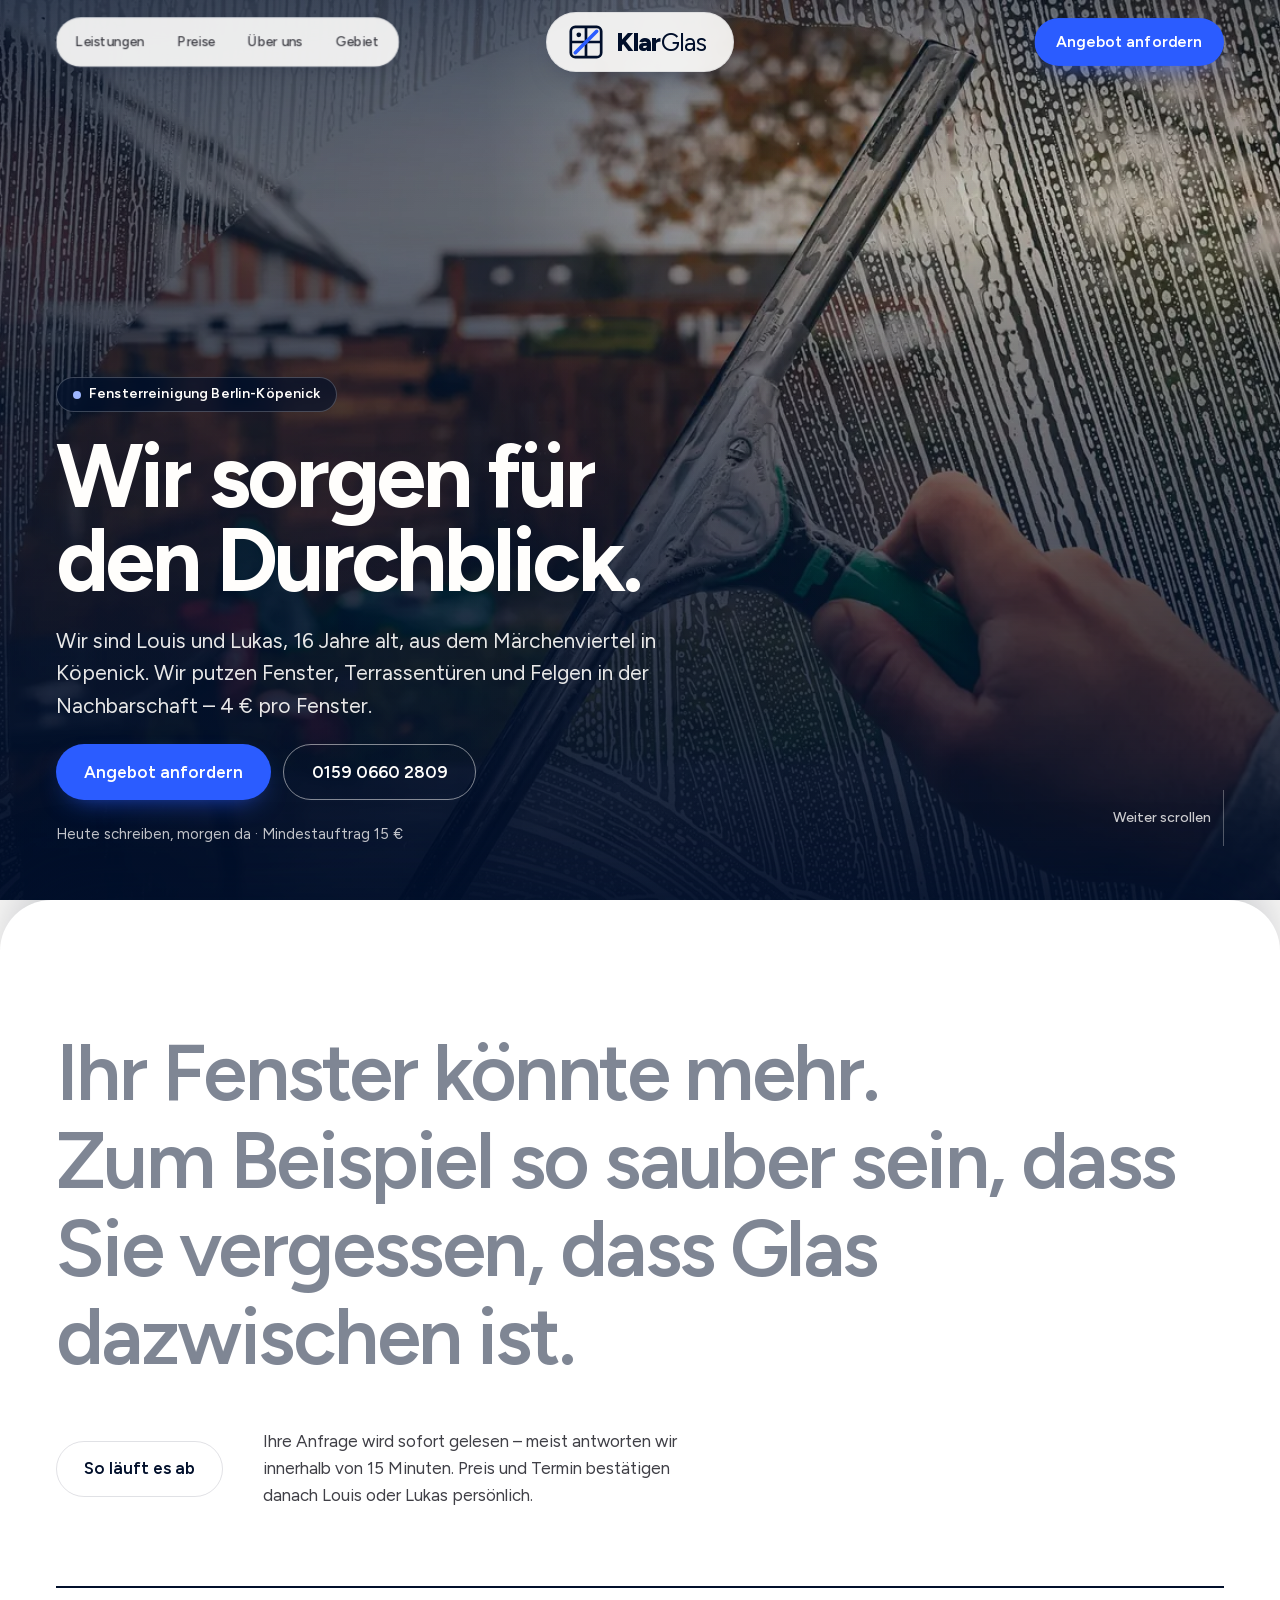
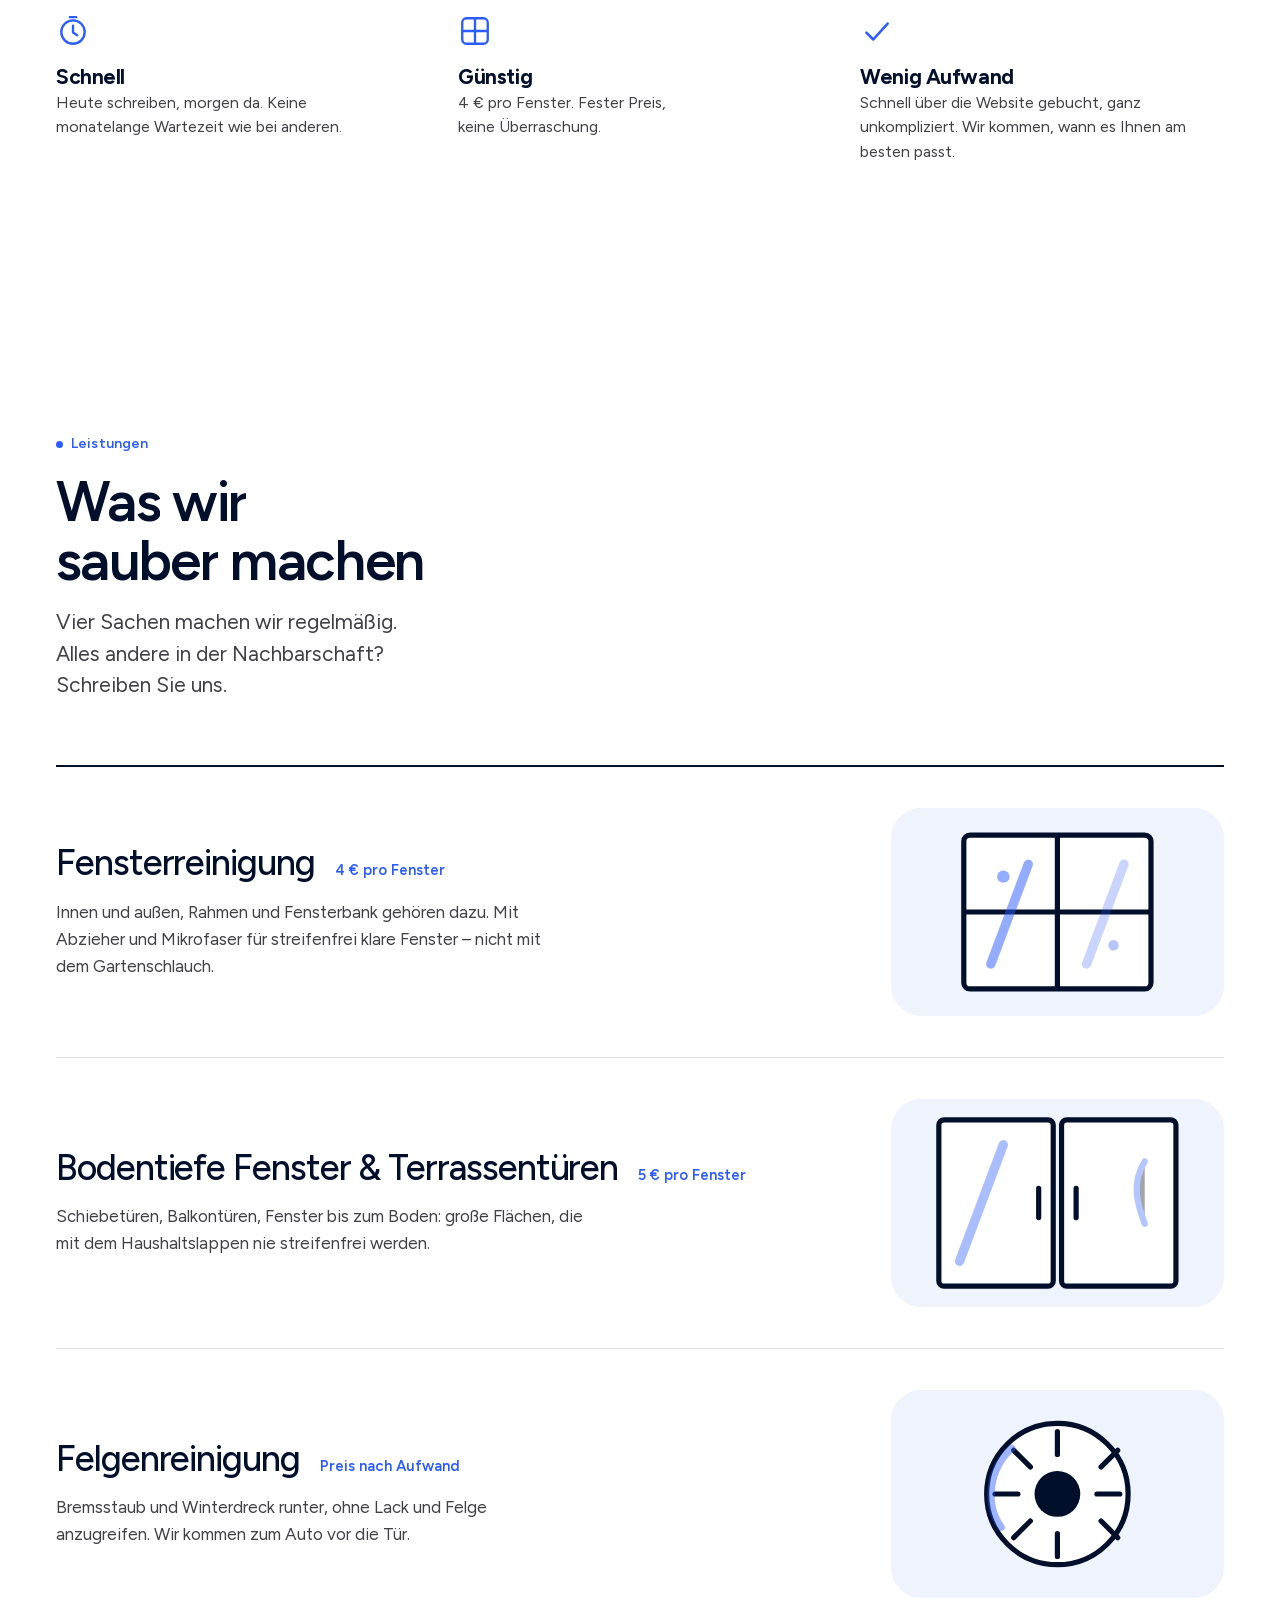
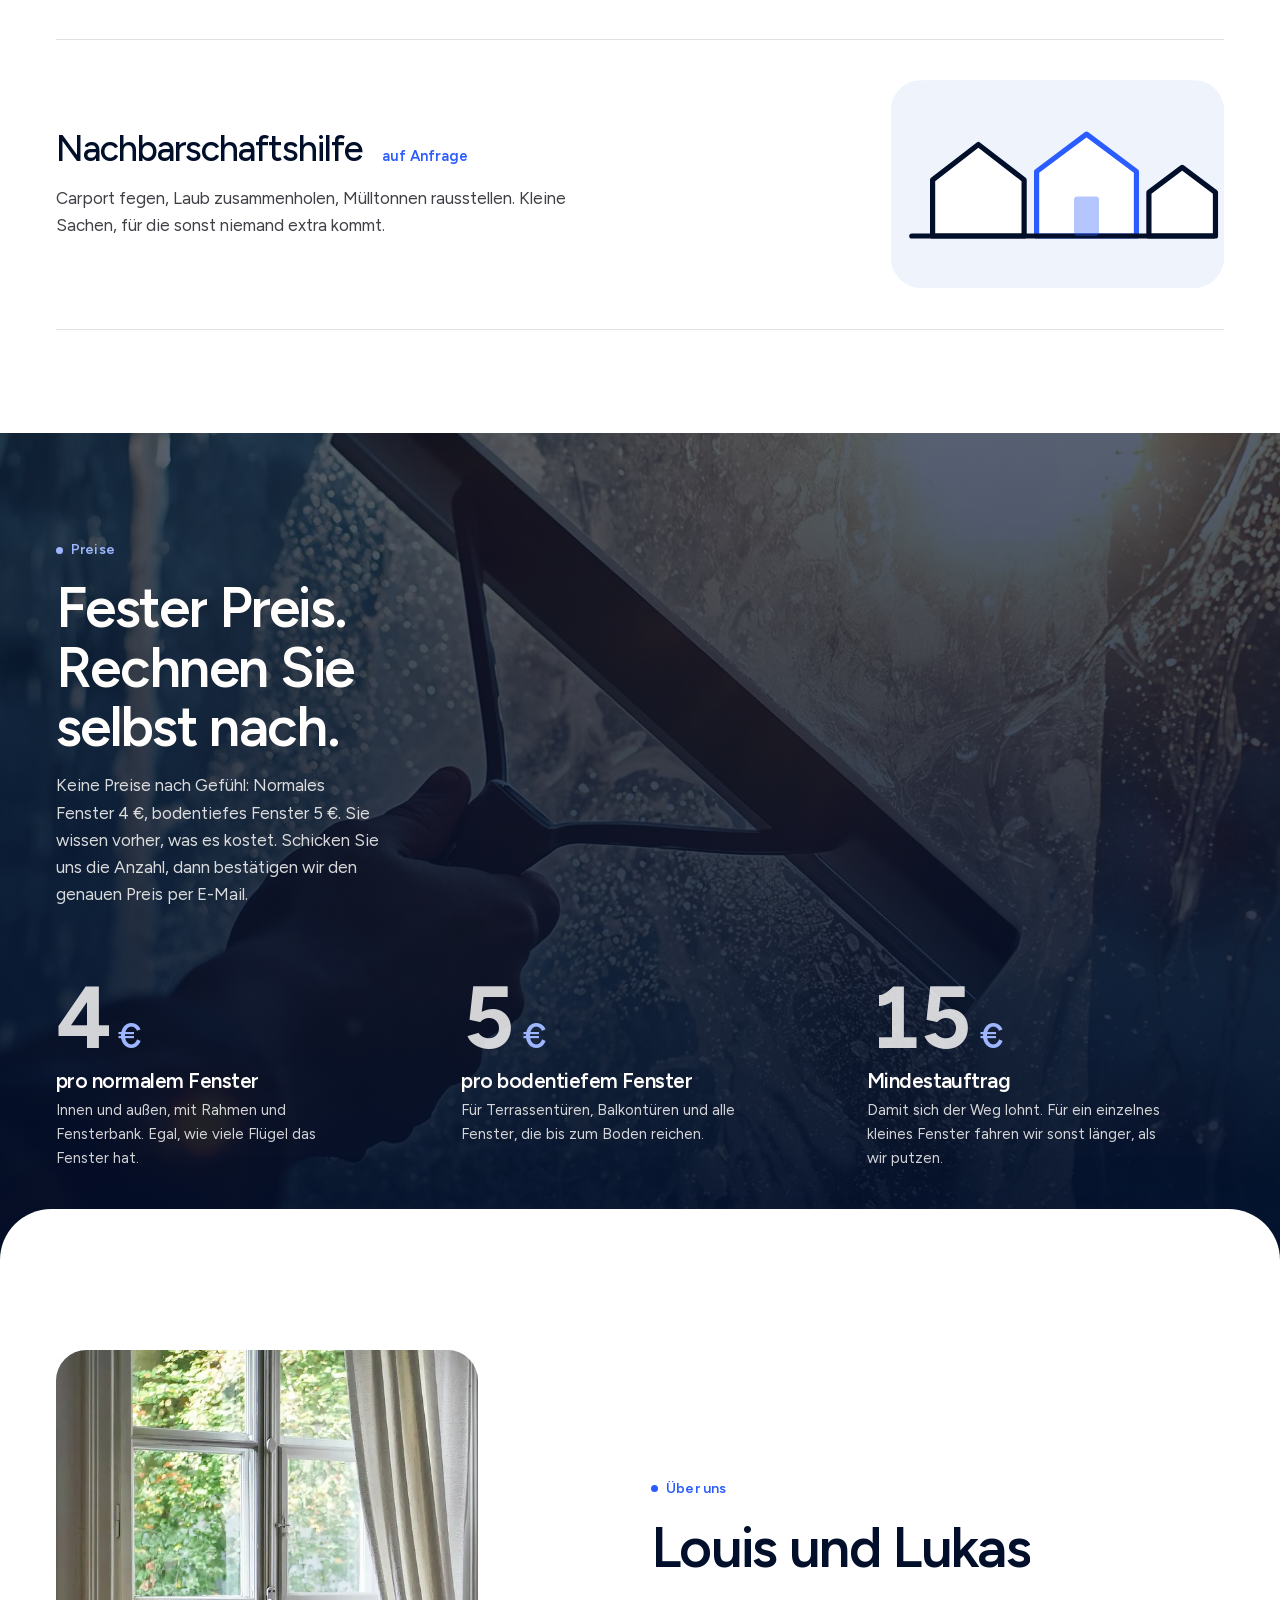
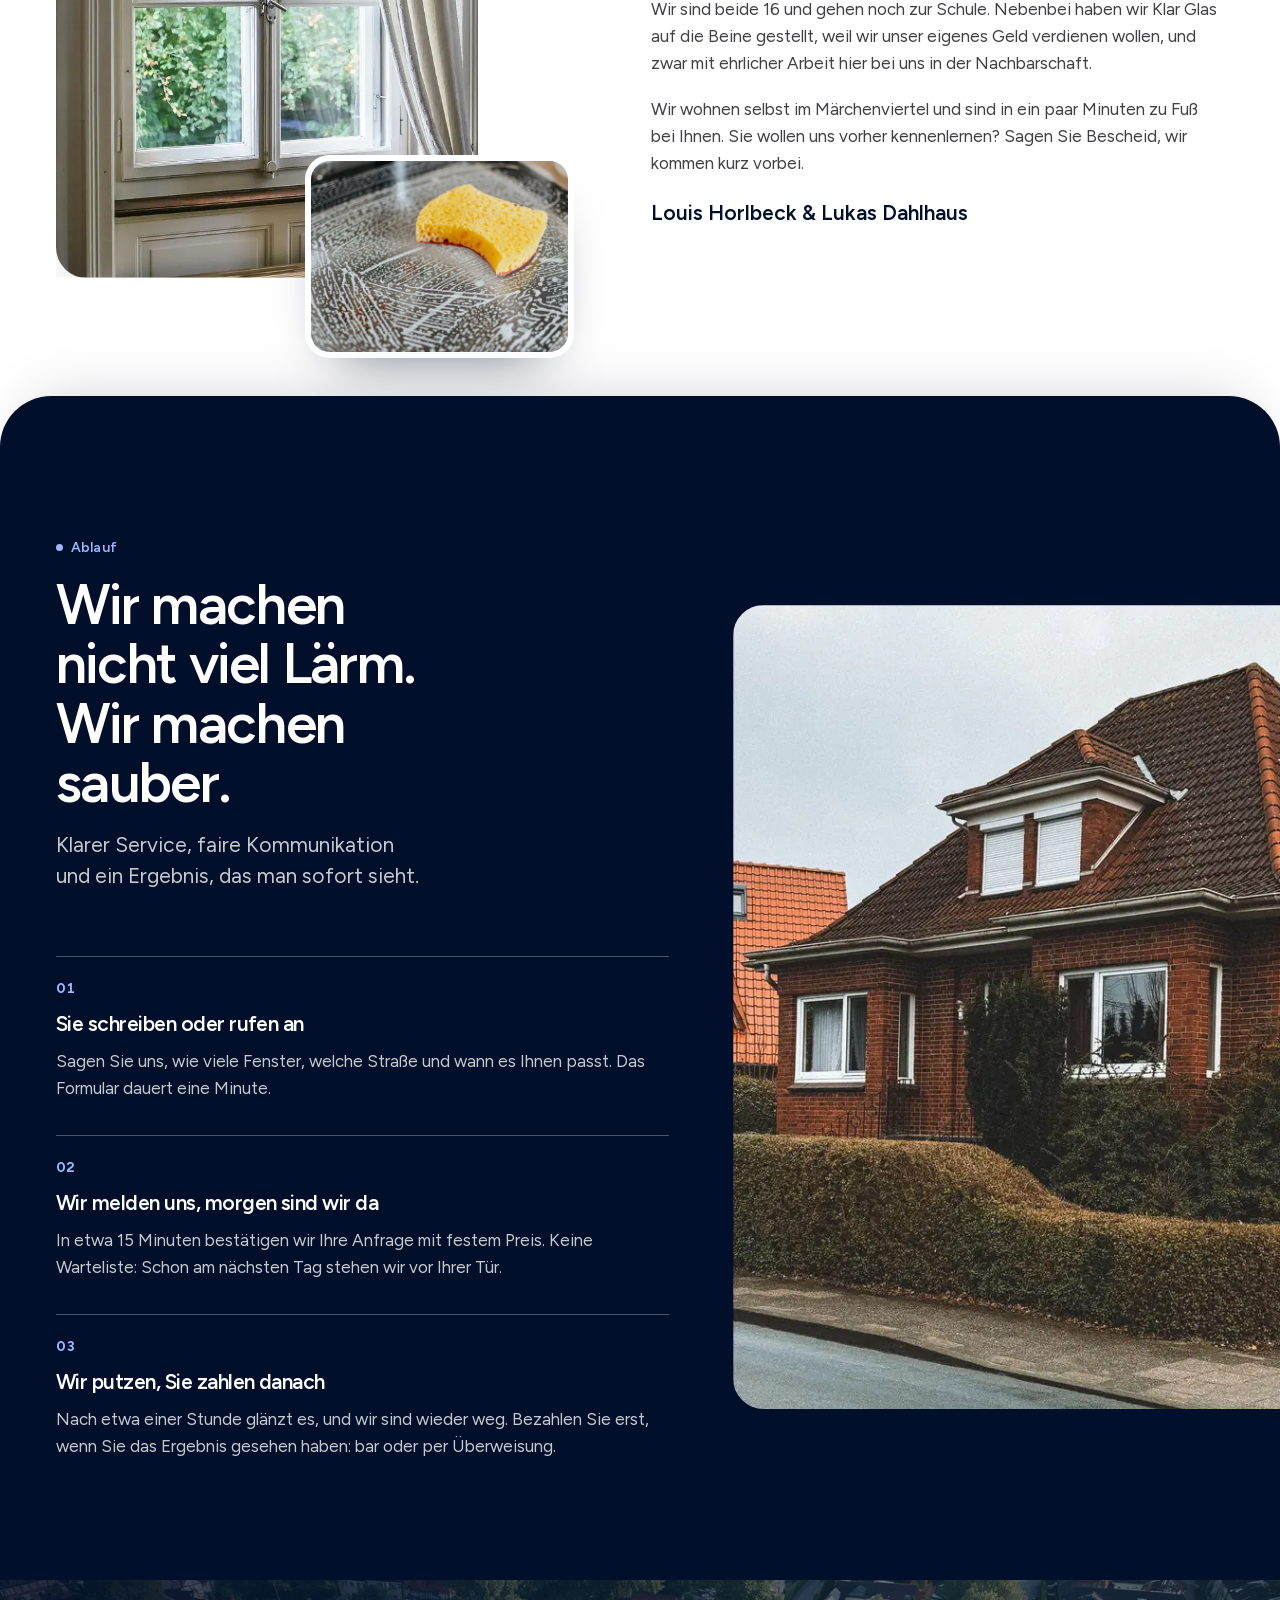
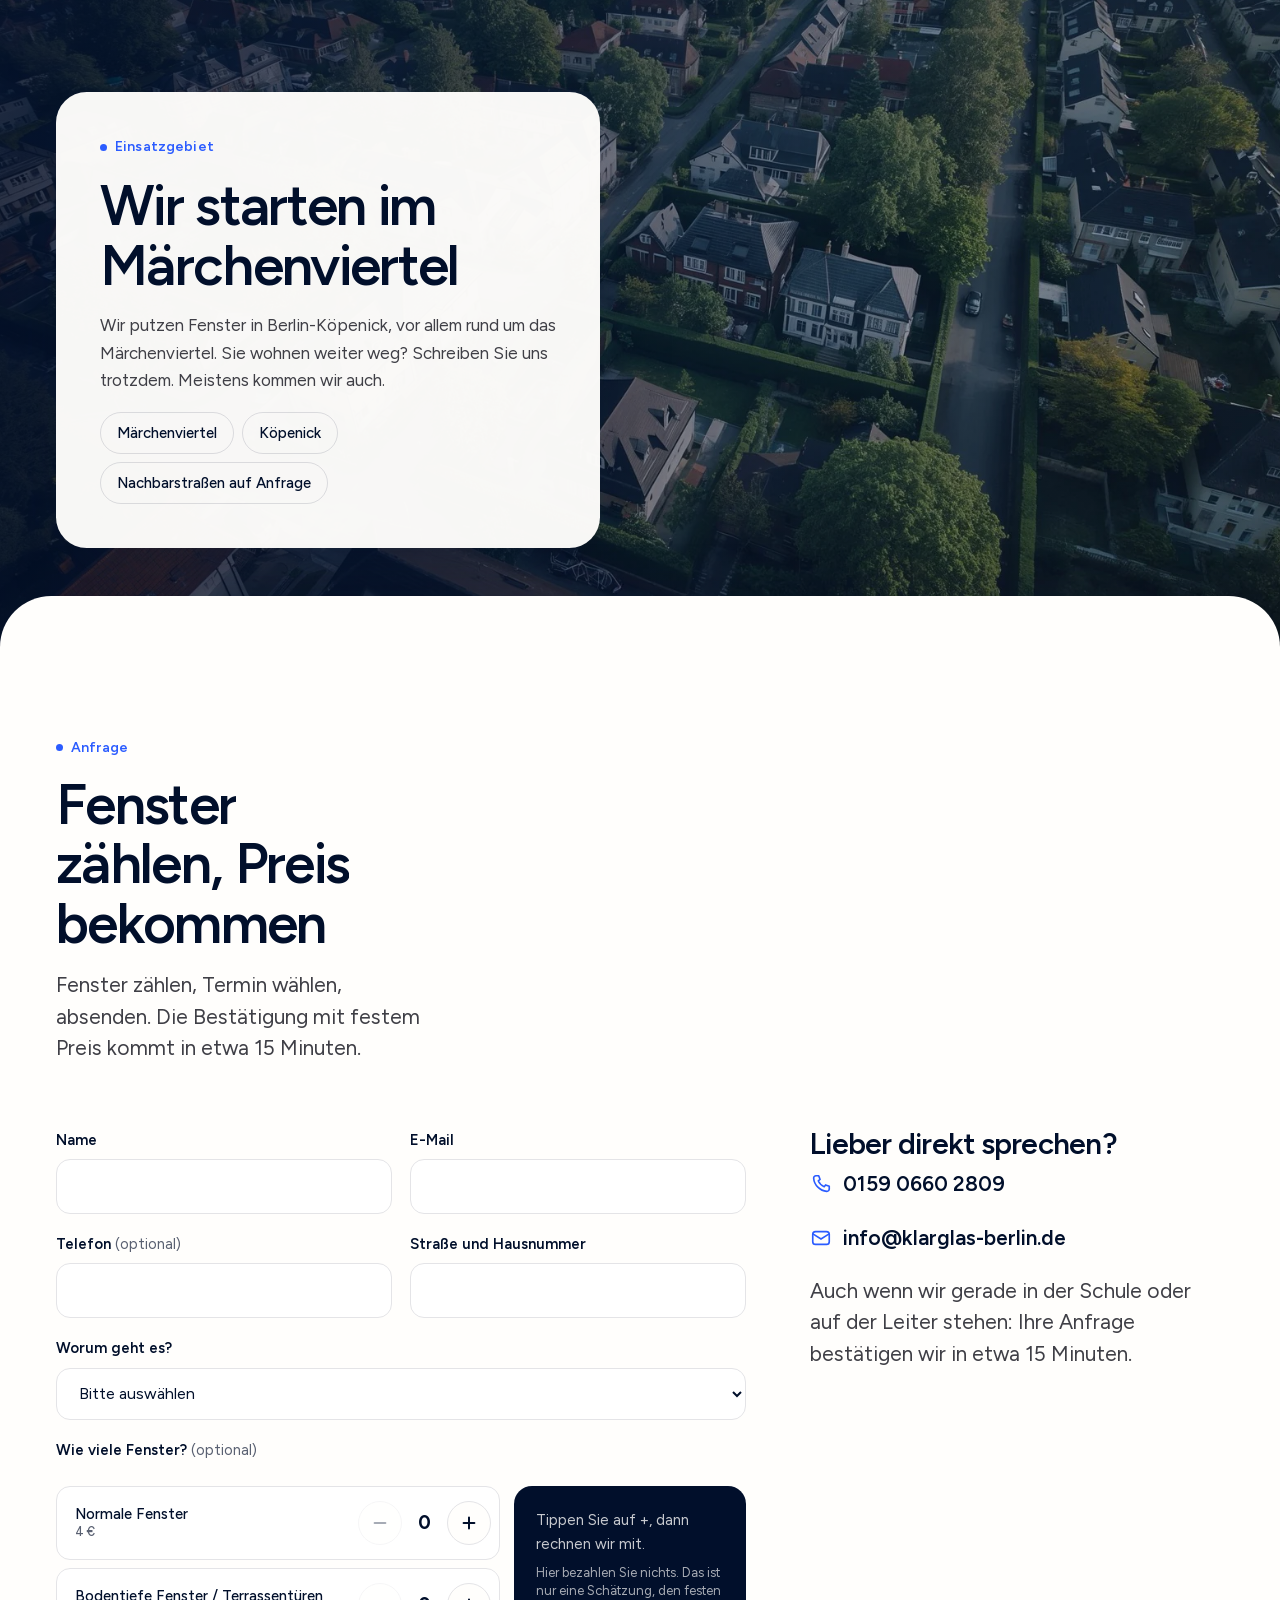
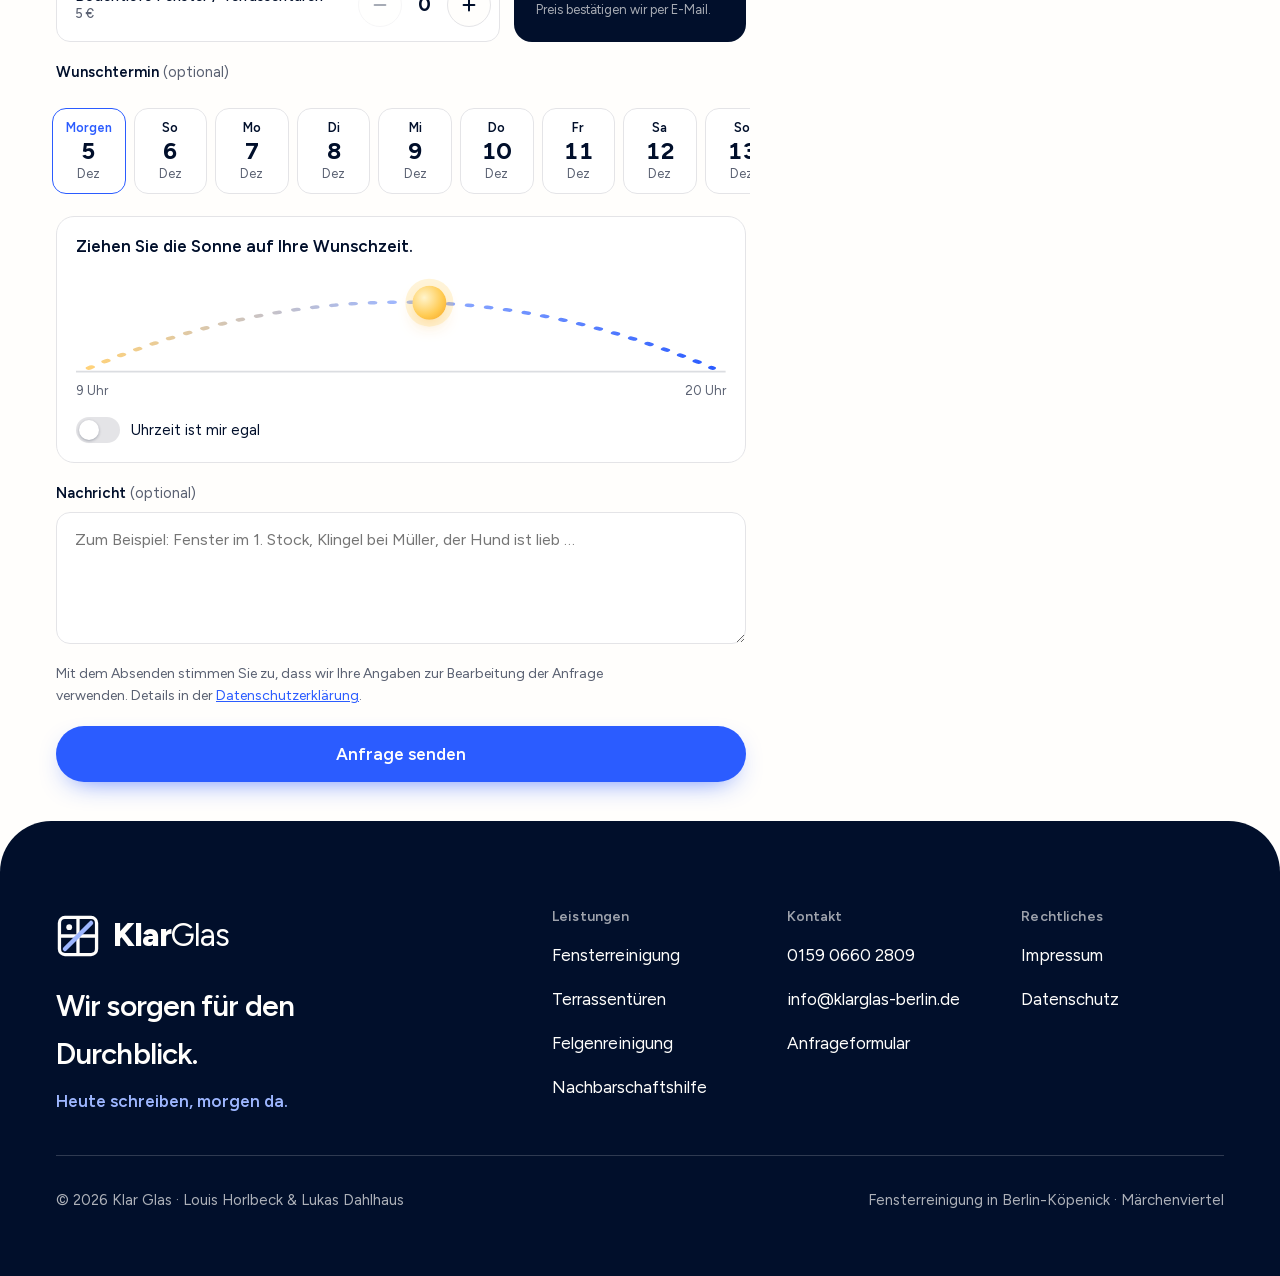
<file: index.html>
<!DOCTYPE html>
<html lang="de">
  <head>
    <meta charset="utf-8" />
    <meta
      name="viewport"
      content="width=device-width, initial-scale=1, viewport-fit=cover, interactive-widget=resizes-content"
    />
    <title>Fensterreinigung Berlin-Köpenick – schnell &amp; günstig | Klar Glas</title>
    <meta
      name="description"
      content="Klar Glas – Ihre Fensterreinigung in Berlin-Köpenick: klare Fenster, schnell und günstig. 4 € pro Fenster, fester Preis. Heute schreiben, morgen da."
    />
    <meta name="theme-color" content="#010f2b" />
    <link rel="canonical" href="https://klarglas-berlin.de/" />
    <meta property="og:type" content="website" />
    <meta property="og:locale" content="de_DE" />
    <meta property="og:site_name" content="Klar Glas" />
    <meta property="og:url" content="https://klarglas-berlin.de/" />
    <meta property="og:title" content="Fensterreinigung Berlin-Köpenick – schnell &amp; günstig | Klar Glas" />
    <meta
      property="og:description"
      content="Klare Fenster ohne Warteliste: 4 € pro Fenster, fester Preis. Heute schreiben, morgen da."
    />
    <meta property="og:image" content="https://klarglas-berlin.de/hero-quer-1280.webp" />
    <meta property="og:image:alt" content="Fensterreinigung: Ein Abzieher zieht eine saubere Bahn durch eine eingeseifte Scheibe." />
    <meta name="twitter:card" content="summary_large_image" />
    <link rel="icon" href="favicon.svg" type="image/svg+xml" />
    <link rel="preload" href="figtree-latin.woff2" as="font" type="font/woff2" crossorigin />
    <link
      rel="preload"
      as="image"
      media="(min-aspect-ratio: 1/1)"
      imagesrcset="hero-quer-1280.webp 1280w, hero-quer-1920.webp 1920w, hero-quer-2560.webp 2560w"
      imagesizes="100vw"
      fetchpriority="high"
    />
    <link
      rel="preload"
      as="image"
      media="(max-aspect-ratio: 1/1)"
      imagesrcset="hero-hoch-750.webp 750w, hero-hoch-1125.webp 1125w"
      imagesizes="100vw"
      fetchpriority="high"
    />
    <link rel="stylesheet" href="styles.css" />
    <script>
      document.documentElement.classList.add("js");
      // Sicherheitsnetz: Lädt die Animation nicht, wird nach 3 s alles direkt gezeigt.
      setTimeout(function () {
        var r = document.documentElement;
        if (!r.classList.contains("motion-ready")) r.classList.add("motion-off");
      }, 3000);
    </script>
    <script type="application/ld+json">
      {
        "@context": "https://schema.org",
        "@type": "LocalBusiness",
        "@id": "https://klarglas-berlin.de/#firma",
        "name": "Klar Glas",
        "alternateName": ["KlarGlas", "Klar Glas Fensterreinigung"],
        "description": "Fensterreinigung in Berlin-Köpenick: klare Fenster, schnell und günstig. 4 € pro Fenster, 5 € pro bodentiefem Fenster oder Terrassentür.",
        "slogan": "Wir sorgen für den Durchblick",
        "url": "https://klarglas-berlin.de/",
        "image": "https://klarglas-berlin.de/hero-quer-1280.webp",
        "logo": "https://klarglas-berlin.de/favicon.svg",
        "email": "info@klarglas-berlin.de",
        "telephone": "+4915906602809",
        "address": {
          "@type": "PostalAddress",
          "streetAddress": "Sterntalerstraße 33",
          "postalCode": "12555",
          "addressLocality": "Berlin",
          "addressRegion": "Berlin",
          "addressCountry": "DE"
        },
        "areaServed": [
          { "@type": "Place", "name": "Berlin-Köpenick" },
          { "@type": "Place", "name": "Märchenviertel Köpenick" },
          { "@type": "City", "name": "Berlin" }
        ],
        "priceRange": "4–5 € pro Fenster",
        "openingHoursSpecification": [
          {
            "@type": "OpeningHoursSpecification",
            "dayOfWeek": ["Monday", "Tuesday", "Wednesday", "Thursday", "Friday"],
            "opens": "15:00",
            "closes": "20:00"
          },
          {
            "@type": "OpeningHoursSpecification",
            "dayOfWeek": ["Saturday", "Sunday"],
            "opens": "09:00",
            "closes": "20:00"
          }
        ],
        "makesOffer": [
          {
            "@type": "Offer",
            "itemOffered": { "@type": "Service", "name": "Fensterreinigung", "serviceType": "Fensterreinigung" },
            "priceSpecification": {
              "@type": "UnitPriceSpecification",
              "price": "4.00",
              "priceCurrency": "EUR",
              "unitText": "pro Fenster"
            }
          },
          {
            "@type": "Offer",
            "itemOffered": { "@type": "Service", "name": "Reinigung bodentiefer Fenster und Terrassentüren" },
            "priceSpecification": {
              "@type": "UnitPriceSpecification",
              "price": "5.00",
              "priceCurrency": "EUR",
              "unitText": "pro Fenster"
            }
          },
          { "@type": "Offer", "itemOffered": { "@type": "Service", "name": "Felgenreinigung" } },
          { "@type": "Offer", "itemOffered": { "@type": "Service", "name": "Nachbarschaftshilfe" } }
        ],
        "founder": [
          { "@type": "Person", "name": "Louis Horlbeck" },
          { "@type": "Person", "name": "Lukas Dahlhaus" }
        ]
      }
    </script>
    <!--
      Bildnachweise: Joshua Bowers, Anaïs Murith, Pille R. Priske (Unsplash),
      Kate Filatova (Pexels). Hintergründe bei „Preise“ und „Einsatzgebiet“: eigene Bildgenerierung.
    -->
  </head>
  <body>
    <a class="skip-link" href="#main">Zum Inhalt springen</a>

    <header class="masthead">
      <nav class="masthead__nav" aria-label="Hauptnavigation">
        <button
          class="menu-toggle"
          type="button"
          data-menu-open
          aria-expanded="false"
          aria-controls="menu"
        >
          <span class="menu-toggle__bars" aria-hidden="true">
            <span></span><span></span>
          </span>
          Menü
        </button>
        <div class="navlinks">
          <a href="#leistungen">Leistungen</a>
          <a href="#preise">Preise</a>
          <a href="#ueber-uns">Über uns</a>
          <a href="#gebiet">Gebiet</a>
        </div>
      </nav>

      <a class="masthead__brand" href="index.html" aria-label="Klar Glas – Startseite">
        <svg class="brandmark" viewBox="0 0 32 32" aria-hidden="true">
          <rect x="2.5" y="2.5" width="27" height="27" rx="4" fill="none" stroke="#010F2B" stroke-width="2.4" />
          <path d="M16 3v26M3 16h26" stroke="#010F2B" stroke-width="2.4" />
          <path class="brandmark__swipe" d="M6.5 25.5 25.5 6.5" stroke="#2B5CFF" stroke-width="3.2" stroke-linecap="round" />
          <circle cx="9.6" cy="9.6" r="2.1" fill="#010F2B" />
        </svg>
        <span class="wordmark" translate="no"><b>Klar</b>Glas</span>
      </a>

      <a class="btn btn--primary masthead__cta" href="#anfrage">Angebot anfordern</a>
    </header>

    <nav
      class="menu"
      id="menu"
      data-menu
      data-lenis-prevent
      role="dialog"
      aria-modal="true"
      aria-label="Menü"
    >
      <button class="menu-close" type="button" data-menu-close>Schließen</button>
      <a href="#leistungen">Leistungen</a>
      <a href="#preise">Preise</a>
      <a href="#ueber-uns">Über uns</a>
      <a href="#ablauf">Ablauf</a>
      <a href="#gebiet">Gebiet</a>
      <a class="menu__cta" href="#anfrage">Angebot anfordern</a>
      <div class="menu__foot">
        <a href="tel:+4915906602809">0159&nbsp;0660&nbsp;2809</a>
        <a href="mailto:info@klarglas-berlin.de">info@klarglas-berlin.de</a>
      </div>
    </nav>

    <main id="main">
      <section class="hero" aria-labelledby="hero-titel">
        <div class="hero__stage">
          <picture class="hero__media">
            <source
              media="(min-aspect-ratio: 1/1)"
              srcset="
                hero-quer-1280.webp 1280w,
                hero-quer-1920.webp 1920w,
                hero-quer-2560.webp 2560w
              "
              sizes="100vw"
              width="2560"
              height="1600"
            />
            <img
              src="hero-hoch-750.webp"
              srcset="hero-hoch-750.webp 750w, hero-hoch-1125.webp 1125w"
              sizes="100vw"
              width="1125"
              height="2000"
              fetchpriority="high"
              decoding="async"
              alt="Fensterreinigung: Ein Abzieher zieht eine saubere Bahn durch die eingeseifte Scheibe, dahinter ein Garten mit Holzzaun und Nachbarhäusern."
            />
          </picture>
          <div
            class="hero__frost"
            aria-hidden="true"
            style="
              --lqip-quer: url([data-uri]);
              --lqip-hoch: url([data-uri]);
            "
          ></div>
          <div class="hero__blade" aria-hidden="true"></div>
          <div class="hero__shade" aria-hidden="true"></div>
          <div class="hero__dim" aria-hidden="true"></div>
        </div>

        <div class="shell hero__content">
          <div class="hero__copy">
            <h1 class="hero__badge" id="hero-titel" data-hero-in>Fensterreinigung Berlin-Köpenick</h1>
            <p class="hero__title" data-hero-in>Wir sorgen für<br />den Durchblick.</p>
            <p class="hero__lede hero__lede--lang" data-hero-in>
              Wir sind Louis und Lukas, 16 Jahre alt, aus dem Märchenviertel in
              Köpenick. Wir putzen Fenster, Terrassentüren und Felgen in der
              Nachbarschaft – 4&nbsp;€ pro Fenster.
            </p>
            <p class="hero__lede hero__lede--kurz" data-hero-in>
              Louis und Lukas, 16, aus dem Märchenviertel. Wir putzen Fenster für
              4&nbsp;€ – schnell, günstig, ohne Aufwand.
            </p>
            <div class="hero__actions" data-hero-in>
              <a class="btn btn--primary" href="#anfrage">Angebot anfordern</a>
              <a class="btn btn--ghost" href="tel:+4915906602809">
                <span class="btn__long">0159&nbsp;0660&nbsp;2809</span>
                <span class="btn__short">Anrufen</span>
              </a>
            </div>
            <p class="hero__note" data-hero-in>
              <span class="hero__note-teil">Heute schreiben, morgen da</span>
              <span class="hero__note-trenner" aria-hidden="true">·</span>
              <span class="hero__note-teil">Mindestauftrag 15&nbsp;€</span>
            </p>
          </div>
          <div class="scrollcue" aria-hidden="true">
            Weiter scrollen
            <span class="scrollcue__line"></span>
          </div>
        </div>
      </section>

      <section class="statement slab slab--white slab--nach-hero" aria-labelledby="versprechen">
        <div class="shell">
          <h2 id="versprechen" class="visually-hidden">Unser Versprechen</h2>
          <p data-statement>
            Ihr Fenster könnte mehr.
            <span class="statement__weiter">
              Zum Beispiel so sauber sein, dass Sie vergessen, dass Glas dazwischen ist.
            </span>
          </p>
          <div class="statement__foot" data-fade>
            <a class="btn btn--ghost" href="#ablauf">So läuft es ab</a>
            <p>
              Ihre Anfrage wird sofort gelesen – meist antworten wir innerhalb von
              15&nbsp;Minuten. Preis und Termin bestätigen danach Louis oder Lukas
              persönlich.
            </p>
          </div>

          <ul class="pillars" data-stagger aria-label="Warum Klar Glas">
            <li class="pillar">
              <svg class="pillar__icon" viewBox="0 0 32 32" aria-hidden="true">
                <circle cx="16" cy="17" r="11" fill="none" stroke="currentColor" stroke-width="2.2" />
                <path d="M16 11v6.5l4 2.5M13 3h6" fill="none" stroke="currentColor" stroke-width="2.2" stroke-linecap="round" stroke-linejoin="round" />
              </svg>
              <h3 class="pillar__title">Schnell</h3>
              <p>Heute schreiben, morgen da. Keine monatelange Wartezeit wie bei anderen.</p>
            </li>
            <li class="pillar">
              <svg class="pillar__icon" viewBox="0 0 32 32" aria-hidden="true">
                <rect x="4" y="4" width="24" height="24" rx="4" fill="none" stroke="currentColor" stroke-width="2.2" />
                <path d="M16 4v24M4 16h24" fill="none" stroke="currentColor" stroke-width="2.2" />
              </svg>
              <h3 class="pillar__title">Günstig</h3>
              <p>4&nbsp;€ pro Fenster. Fester Preis, keine Überraschung.</p>
            </li>
            <li class="pillar">
              <svg class="pillar__icon" viewBox="0 0 32 32" aria-hidden="true">
                <path d="M6 17.5 12.5 24 26 9" fill="none" stroke="currentColor" stroke-width="2.4" stroke-linecap="round" stroke-linejoin="round" />
              </svg>
              <h3 class="pillar__title">Wenig Aufwand</h3>
              <p>
                Schnell über die Website gebucht, ganz unkompliziert. Wir kommen, wann
                es Ihnen am besten passt.
              </p>
            </li>
          </ul>
        </div>
      </section>

      <section class="slab slab--white slab--flush" id="leistungen">
        <div class="shell">
          <div class="section-head">
            <span class="tag" data-fade>Leistungen</span>
            <h2 data-split>Was wir sauber machen</h2>
            <p class="lede" data-fade>
              Vier Sachen machen wir regelmäßig. Alles andere in der Nachbarschaft?
              Schreiben Sie uns.
            </p>
          </div>

          <div class="lineup">
            <article class="lineup__row">
              <div class="lineup__body">
                <div class="lineup__head">
                  <h3 class="lineup__title">
                    <a class="lineup__link" href="#anfrage"
                      >Fensterreinigung<span class="visually-hidden"> anfragen</span></a
                    >
                  </h3>
                  <span class="lineup__price">4&nbsp;€ pro Fenster</span>
                </div>
                <p class="lineup__text">
                  Innen und außen, Rahmen und Fensterbank gehören dazu. Mit Abzieher und
                  Mikrofaser für streifenfrei klare Fenster – nicht mit dem Gartenschlauch.
                </p>
              </div>
              <div class="lineup__media">
                <svg viewBox="0 0 320 200" aria-hidden="true">
                  <rect width="320" height="200" fill="#eef3fc" />
                  <rect x="70" y="26" width="180" height="148" rx="6" fill="#ffffff" stroke="#010f2b" stroke-width="5" />
                  <path d="M160 26v148M70 100h180" stroke="#010f2b" stroke-width="5" />
                  <path d="M96 150 132 54" stroke="#2b5cff" stroke-width="9" stroke-linecap="round" opacity="0.5" />
                  <path d="M188 150 224 54" stroke="#2b5cff" stroke-width="9" stroke-linecap="round" opacity="0.25" />
                  <circle cx="108" cy="66" r="6" fill="#2b5cff" opacity="0.5" />
                  <circle cx="214" cy="132" r="5" fill="#2b5cff" opacity="0.35" />
                </svg>
              </div>
            </article>

            <article class="lineup__row">
              <div class="lineup__body">
                <div class="lineup__head">
                  <h3 class="lineup__title">
                    <a class="lineup__link" href="#anfrage"
                      >Bodentiefe Fenster &amp; Terrassentüren<span class="visually-hidden"> anfragen</span></a
                    >
                  </h3>
                  <span class="lineup__price">5&nbsp;€ pro Fenster</span>
                </div>
                <p class="lineup__text">
                  Schiebetüren, Balkontüren, Fenster bis zum Boden: große Flächen, die
                  mit dem Haushaltslappen nie streifenfrei werden.
                </p>
              </div>
              <div class="lineup__media">
                <svg viewBox="0 0 320 200" aria-hidden="true">
                  <rect width="320" height="200" fill="#eef3fc" />
                  <rect x="46" y="20" width="110" height="160" rx="5" fill="#ffffff" stroke="#010f2b" stroke-width="5" />
                  <rect x="164" y="20" width="110" height="160" rx="5" fill="#ffffff" stroke="#010f2b" stroke-width="5" />
                  <path d="M142 86v28M178 86v28" stroke="#010f2b" stroke-width="5" stroke-linecap="round" />
                  <path d="M66 156 108 44" stroke="#2b5cff" stroke-width="9" stroke-linecap="round" opacity="0.4" />
                  <path d="M244 60c-14 22-6 44 0 60" stroke="#2b5cff" stroke-width="6" stroke-linecap="round" opacity="0.35" />
                </svg>
              </div>
            </article>

            <article class="lineup__row">
              <div class="lineup__body">
                <div class="lineup__head">
                  <h3 class="lineup__title">
                    <a class="lineup__link" href="#anfrage"
                      >Felgenreinigung<span class="visually-hidden"> anfragen</span></a
                    >
                  </h3>
                  <span class="lineup__price">Preis nach Aufwand</span>
                </div>
                <p class="lineup__text">
                  Bremsstaub und Winterdreck runter, ohne Lack und Felge anzugreifen.
                  Wir kommen zum Auto vor die Tür.
                </p>
              </div>
              <div class="lineup__media">
                <svg viewBox="0 0 320 200" aria-hidden="true">
                  <rect width="320" height="200" fill="#eef3fc" />
                  <circle cx="160" cy="100" r="68" fill="#ffffff" stroke="#010f2b" stroke-width="5" />
                  <circle cx="160" cy="100" r="22" fill="#010f2b" />
                  <g stroke="#010f2b" stroke-width="5" stroke-linecap="round">
                    <path d="M160 40v22M160 138v22M100 100h22M198 100h22" />
                    <path d="m118 58 16 16M202 126l16 16M202 74l16-16M118 142l16-16" />
                  </g>
                  <path d="M116 56c-22 20-26 54-10 76" stroke="#2b5cff" stroke-width="7" stroke-linecap="round" opacity="0.45" fill="none" />
                </svg>
              </div>
            </article>

            <article class="lineup__row">
              <div class="lineup__body">
                <div class="lineup__head">
                  <h3 class="lineup__title">
                    <a class="lineup__link" href="#anfrage"
                      >Nachbarschaftshilfe<span class="visually-hidden"> anfragen</span></a
                    >
                  </h3>
                  <span class="lineup__price">auf Anfrage</span>
                </div>
                <p class="lineup__text">
                  Carport fegen, Laub zusammenholen, Mülltonnen rausstellen. Kleine
                  Sachen, für die sonst niemand extra kommt.
                </p>
              </div>
              <div class="lineup__media">
                <svg viewBox="0 0 320 200" aria-hidden="true">
                  <rect width="320" height="200" fill="#eef3fc" />
                  <path d="M40 150V96l44-34 44 34v54z" fill="#ffffff" stroke="#010f2b" stroke-width="5" stroke-linejoin="round" />
                  <path d="M140 150V88l48-36 48 36v62z" fill="#ffffff" stroke="#2b5cff" stroke-width="5" stroke-linejoin="round" />
                  <path d="M248 150v-42l32-24 32 24v42z" fill="#ffffff" stroke="#010f2b" stroke-width="5" stroke-linejoin="round" />
                  <path d="M20 150h290" stroke="#010f2b" stroke-width="5" stroke-linecap="round" />
                  <rect x="176" y="112" width="24" height="38" rx="3" fill="#2b5cff" opacity="0.35" />
                </svg>
              </div>
            </article>
          </div>
        </div>
      </section>

      <section class="band" id="preise" aria-labelledby="preise-titel">
        <div class="band__bg" data-parallax="8">
          <img
            src="licht-warm-1200.webp"
            srcset="
              licht-warm-800.webp   800w,
              licht-warm-1200.webp 1200w,
              licht-warm-1800.webp 1800w,
              licht-warm-2400.webp 2400w
            "
            sizes="100vw"
            width="2400"
            height="1368"
            loading="lazy"
            decoding="async"
            alt=""
          />
        </div>
        <div class="shell">
          <div class="band__head">
            <span class="tag" data-fade>Preise</span>
            <h2 id="preise-titel" data-split>Fester Preis. Rechnen Sie selbst nach.</h2>
            <p data-fade>
              Keine Preise nach Gefühl: Normales Fenster 4&nbsp;€, bodentiefes Fenster
              5&nbsp;€. Sie wissen vorher, was es kostet. Schicken Sie uns die Anzahl,
              dann bestätigen wir den genauen Preis per E-Mail.
            </p>
          </div>

          <div class="figures" data-stagger>
            <div class="figure">
              <p class="figure__value">
                <span data-count="4">4</span><span class="figure__unit">€</span>
              </p>
              <h3>pro normalem Fenster</h3>
              <p>
                Innen und außen, mit Rahmen und Fensterbank. Egal, wie viele Flügel
                das Fenster hat.
              </p>
            </div>
            <div class="figure">
              <p class="figure__value">
                <span data-count="5">5</span><span class="figure__unit">€</span>
              </p>
              <h3>pro bodentiefem Fenster</h3>
              <p>
                Für Terrassentüren, Balkontüren und alle Fenster, die bis zum Boden
                reichen.
              </p>
            </div>
            <div class="figure">
              <p class="figure__value">
                <span data-count="15">15</span><span class="figure__unit">€</span>
              </p>
              <h3>Mindestauftrag</h3>
              <p>
                Damit sich der Weg lohnt. Für ein einzelnes kleines Fenster fahren wir
                sonst länger, als wir putzen.
              </p>
            </div>
          </div>
        </div>
      </section>

      <section class="slab slab--white" id="ueber-uns">
        <div class="shell story">
          <div class="story__stack">
            <div class="story__main" data-wipe data-parallax="4">
              <img
                src="fenster-gruen-1050.webp"
                srcset="
                  fenster-gruen-700.webp   700w,
                  fenster-gruen-1050.webp 1050w,
                  fenster-gruen-1400.webp 1400w
                "
                sizes="(min-width: 900px) 42vw, 80vw"
                width="1400"
                height="1750"
                loading="lazy"
                decoding="async"
                alt="Klare Fenster nach der Reinigung: frisch geputztes Sprossenfenster mit Blick ins Grüne, davor eine Holzbank."
              />
            </div>
            <div class="story__over">
              <img
                src="schwamm-600.webp"
                srcset="
                  schwamm-600.webp   600w,
                  schwamm-900.webp   900w,
                  schwamm-1200.webp 1200w
                "
                sizes="(min-width: 900px) 22vw, 50vw"
                width="1200"
                height="800"
                loading="lazy"
                decoding="async"
                alt="Gelber Schwamm auf einer eingeseiften Glasfläche."
              />
            </div>
          </div>

          <div class="story__copy">
            <span class="tag" data-fade>Über uns</span>
            <h2 data-split>Louis und Lukas</h2>
            <p data-fade>
              Wir sind beide 16 und gehen noch zur Schule. Nebenbei haben wir Klar Glas
              auf die Beine gestellt, weil wir unser eigenes Geld verdienen wollen, und
              zwar mit ehrlicher Arbeit hier bei uns in der Nachbarschaft.
            </p>
            <p data-fade>
              Wir wohnen selbst im Märchenviertel und sind in ein paar Minuten zu Fuß
              bei Ihnen. Sie wollen uns vorher kennenlernen? Sagen Sie Bescheid, wir
              kommen kurz vorbei.
            </p>
            <p class="signature" data-fade>Louis Horlbeck &amp; Lukas Dahlhaus</p>
          </div>
        </div>
      </section>

      <section class="slab slab--navy" id="ablauf">
        <div class="shell flowwrap">
          <div>
            <div class="section-head">
              <span class="tag" data-fade>Ablauf</span>
              <h2 data-split>Wir machen nicht viel Lärm. Wir machen sauber.</h2>
              <p class="lede" data-fade>
                Klarer Service, faire Kommunikation und ein Ergebnis, das man sofort
                sieht.
              </p>
            </div>

            <ol class="steps">
              <li class="step">
                <span class="step__line" aria-hidden="true"></span>
                <span class="step__num" aria-hidden="true"></span>
                <h3>Sie schreiben oder rufen an</h3>
                <p>
                  Sagen Sie uns, wie viele Fenster, welche Straße und wann es Ihnen
                  passt. Das Formular dauert eine Minute.
                </p>
              </li>
              <li class="step">
                <span class="step__line" aria-hidden="true"></span>
                <span class="step__num" aria-hidden="true"></span>
                <h3>Wir melden uns, morgen sind wir da</h3>
                <p>
                  In etwa 15&nbsp;Minuten bestätigen wir Ihre Anfrage mit festem Preis.
                  Keine Warteliste: Schon am nächsten Tag stehen wir vor Ihrer Tür.
                </p>
              </li>
              <li class="step">
                <span class="step__line" aria-hidden="true"></span>
                <span class="step__num" aria-hidden="true"></span>
                <h3>Wir putzen, Sie zahlen danach</h3>
                <p>
                  Nach etwa einer Stunde glänzt es, und wir sind wieder weg. Bezahlen
                  Sie erst, wenn Sie das Ergebnis gesehen haben: bar oder per
                  Überweisung.
                </p>
              </li>
            </ol>
          </div>

          <div class="flow__media" data-wipe data-parallax="4">
            <img
              src="haus-backstein-1050.webp"
              srcset="
                haus-backstein-700.webp   700w,
                haus-backstein-1050.webp 1050w,
                haus-backstein-1400.webp 1400w
              "
              sizes="(min-width: 900px) 40vw, 92vw"
              width="1400"
              height="1867"
              loading="lazy"
              decoding="async"
              alt="Backstein-Einfamilienhaus hinter einer Hecke an einer ruhigen Wohnstraße."
            />
          </div>
        </div>
      </section>

      <section class="area" id="gebiet" aria-labelledby="gebiet-titel">
        <div class="area__bg" data-parallax="8">
          <img
            src="viertel-luft-1200.webp"
            srcset="
              viertel-luft-800.webp   800w,
              viertel-luft-1200.webp 1200w,
              viertel-luft-1800.webp 1800w,
              viertel-luft-2400.webp 2400w
            "
            sizes="100vw"
            width="2400"
            height="1368"
            loading="lazy"
            decoding="async"
            alt=""
          />
        </div>
        <div class="shell">
          <div class="area__card" data-fade>
            <span class="tag">Einsatzgebiet</span>
            <h2 id="gebiet-titel">Wir starten im Märchenviertel</h2>
            <p>
              Wir putzen Fenster in Berlin-Köpenick, vor allem rund um das Märchenviertel.
              Sie wohnen weiter weg? Schreiben Sie uns trotzdem. Meistens kommen wir
              auch.
            </p>
            <div class="chips">
              <span class="chip">Märchenviertel</span>
              <span class="chip">Köpenick</span>
              <span class="chip">Nachbarstraßen auf Anfrage</span>
            </div>
          </div>
        </div>
      </section>

      <section class="slab" id="anfrage">
        <div class="shell">
          <div class="section-head">
            <span class="tag" data-fade>Anfrage</span>
            <h2 data-split>Fenster zählen, Preis bekommen</h2>
            <p class="lede" data-fade>
              Fenster zählen, Termin wählen, absenden. Die Bestätigung mit festem Preis
              kommt in etwa 15&nbsp;Minuten.
            </p>
          </div>

          <div class="contact">
            <form
              class="form"
              data-form
              data-stagger
              action="https://formsubmit.co/info@klarglas-berlin.de"
              method="post"
            >
              <input type="hidden" name="_subject" value="Neue Anfrage über die Website" />
              <input type="hidden" name="_template" value="table" />
              <input class="form__honey" type="text" name="_honey" tabindex="-1" autocomplete="off" aria-hidden="true" />
              <div class="form__row">
                <div class="field">
                  <label for="name">Name</label>
                  <input id="name" name="name" type="text" autocomplete="name" required />
                  <span class="field__error">Bitte tragen Sie Ihren Namen ein.</span>
                </div>
                <div class="field">
                  <label for="email">E-Mail</label>
                  <input
                    id="email"
                    name="email"
                    type="email"
                    autocomplete="email"
                    spellcheck="false"
                    required
                  />
                  <span class="field__error">Bitte prüfen Sie Ihre E-Mail-Adresse.</span>
                </div>
              </div>

              <div class="form__row">
                <div class="field">
                  <label for="telefon">Telefon <span class="field__hint">(optional)</span></label>
                  <input id="telefon" name="telefon" type="tel" inputmode="tel" autocomplete="tel" />
                </div>
                <div class="field">
                  <label for="adresse">Straße und Hausnummer</label>
                  <input
                    id="adresse"
                    name="adresse"
                    type="text"
                    autocomplete="street-address"
                    required
                  />
                  <span class="field__error">Ohne Adresse wissen wir nicht, ob wir zu Ihnen kommen.</span>
                </div>
              </div>

              <div class="field">
                <label for="leistung">Worum geht es?</label>
                <select id="leistung" name="leistung" required>
                  <option value="">Bitte auswählen</option>
                  <option>Fensterreinigung</option>
                  <option>Felgenreinigung</option>
                  <option>Nachbarschaftshilfe</option>
                  <option>Mehreres zusammen</option>
                </select>
                <span class="field__error">Bitte wählen Sie eine Leistung aus.</span>
              </div>

              <fieldset class="group counter" data-fenster>
                <legend class="group__legend">Wie viele Fenster? <span class="field__hint">(optional)</span></legend>
                <p class="counter__aus" data-fenster-aus>Nur bei Fensterreinigung nötig.</p>
                <div class="counter__body">
                  <div class="counter__rows">
                    <div class="stepper" data-stepper data-preis="4">
                      <label class="stepper__label" for="fenster-normal">
                        Normale Fenster <span class="stepper__price">4&nbsp;€</span>
                      </label>
                      <div class="stepper__controls">
                        <button class="stepper__btn" type="button" data-schritt="-1" aria-label="Ein normales Fenster weniger">
                          <svg viewBox="0 0 20 20" aria-hidden="true"><path d="M4 10h12" /></svg>
                        </button>
                        <input class="stepper__input" id="fenster-normal" name="fenster_normal" type="number" inputmode="numeric" min="0" max="99" value="0" />
                        <button class="stepper__btn" type="button" data-schritt="1" aria-label="Ein normales Fenster mehr">
                          <svg viewBox="0 0 20 20" aria-hidden="true"><path d="M4 10h12M10 4v12" /></svg>
                        </button>
                      </div>
                    </div>
                    <div class="stepper" data-stepper data-preis="5">
                      <label class="stepper__label" for="fenster-boden">
                        Bodentiefe Fenster / Terrassentüren <span class="stepper__price">5&nbsp;€</span>
                      </label>
                      <div class="stepper__controls">
                        <button class="stepper__btn" type="button" data-schritt="-1" aria-label="Ein bodentiefes Fenster weniger">
                          <svg viewBox="0 0 20 20" aria-hidden="true"><path d="M4 10h12" /></svg>
                        </button>
                        <input class="stepper__input" id="fenster-boden" name="fenster_bodentief" type="number" inputmode="numeric" min="0" max="99" value="0" />
                        <button class="stepper__btn" type="button" data-schritt="1" aria-label="Ein bodentiefes Fenster mehr">
                          <svg viewBox="0 0 20 20" aria-hidden="true"><path d="M4 10h12M10 4v12" /></svg>
                        </button>
                      </div>
                    </div>
                  </div>

                  <div class="estimate" data-schaetzung>
                    <div aria-live="polite">
                      <p class="estimate__empty" data-schaetzung-leer>Tippen Sie auf +, dann rechnen wir mit.</p>
                      <p class="estimate__sum" data-schaetzung-summe hidden>
                        <span class="estimate__label">Ungefähr</span>
                        <span class="estimate__value"><span data-schaetzung-wert>0</span>&nbsp;€</span>
                      </p>
                      <p class="estimate__warn" id="mindest-hinweis" data-mindest hidden>
                        Der Mindestauftrag liegt bei 15&nbsp;€. Nehmen Sie noch ein Fenster dazu.
                      </p>
                    </div>
                    <p class="estimate__note">
                      Hier bezahlen Sie nichts. Das ist nur eine Schätzung, den festen Preis
                      bestätigen wir per E-Mail.
                    </p>
                  </div>
                </div>
              </fieldset>

              <fieldset class="group when" data-termin>
                <legend class="group__legend">Wunschtermin <span class="field__hint">(optional)</span></legend>
                <input type="hidden" name="termin" data-termin-wert />
                <input type="hidden" name="uhrzeit" data-uhrzeit-wert />

                <div class="when__days" data-tage role="radiogroup" aria-label="Tag"></div>
                <div class="when__other" data-anderes>
                  <label class="when__other-label" for="termin-anders">Datum wählen</label>
                  <input class="when__date" id="termin-anders" name="termin_datum" type="date" data-anderes-datum />
                </div>

                <div class="sunarc" data-sonnenbogen>
                  <p class="sunarc__readout" data-zeit-anzeige aria-hidden="true">
                    Ziehen Sie die Sonne auf Ihre Wunschzeit.
                  </p>
                  <div class="sunarc__track" data-bogen>
                    <svg class="sunarc__sky" viewBox="0 0 400 120" preserveAspectRatio="none" aria-hidden="true">
                      <defs>
                        <linearGradient id="himmel" x1="0" x2="1" y1="0" y2="0">
                          <stop offset="0" stop-color="#ffd27a" />
                          <stop offset="0.5" stop-color="#9db6ff" />
                          <stop offset="1" stop-color="#2b5cff" />
                        </linearGradient>
                      </defs>
                      <path d="M8 112 Q200 -40 392 112" fill="none" stroke="url(#himmel)" stroke-width="4" stroke-linecap="round" stroke-dasharray="2 10" />
                      <path d="M0 116 H400" stroke="#010f2b" stroke-opacity="0.14" stroke-width="2" />
                    </svg>
                    <input class="sunarc__range" id="uhrzeit-regler" type="range" min="540" max="1200" step="30" value="900" aria-label="Uhrzeit" data-regler />
                    <span class="sunarc__sun" data-sonne aria-hidden="true"></span>
                  </div>
                  <div class="sunarc__scale" aria-hidden="true"><span data-skala-start>9 Uhr</span><span>20 Uhr</span></div>
                  <label class="toggle">
                    <input type="checkbox" data-zeit-egal />
                    <span class="toggle__track" aria-hidden="true"></span>
                    Uhrzeit ist mir egal
                  </label>
                </div>

                <p class="when__caption" aria-hidden="true">Uhrzeit</p>
                <div class="when__times" data-zeiten role="radiogroup" aria-label="Uhrzeit"></div>
              </fieldset>

              <div class="field">
                <label for="nachricht">Nachricht <span class="field__hint">(optional)</span></label>
                <textarea
                  id="nachricht"
                  name="nachricht"
                  placeholder="Zum Beispiel: Fenster im 1. Stock, Klingel bei Müller, der Hund ist lieb …"
                ></textarea>
              </div>

              <p class="form__legal">
                Mit dem Absenden stimmen Sie zu, dass wir Ihre Angaben zur Bearbeitung
                der Anfrage verwenden. Details in der
                <a href="datenschutz.html">Datenschutzerklärung</a>.
              </p>

              <button class="btn btn--primary btn--wide" type="submit">Anfrage senden</button>

              <p class="form__status" data-form-status role="status"></p>
            </form>

            <aside class="aside" data-fade aria-labelledby="direkt-titel">
              <div>
                <h3 id="direkt-titel">Lieber direkt sprechen?</h3>
                <div class="directlist">
                  <a href="tel:+4915906602809">
                    <svg width="22" height="22" viewBox="0 0 24 24" fill="none" aria-hidden="true">
                      <path
                        d="M6.5 3h3l1.5 4-2 1.5a12 12 0 0 0 6.5 6.5L17 13l4 1.5v3a2.5 2.5 0 0 1-2.7 2.5C10.9 19.5 4.5 13.1 4 5.7A2.5 2.5 0 0 1 6.5 3Z"
                        stroke="currentColor"
                        stroke-width="1.8"
                        stroke-linejoin="round"
                      />
                    </svg>
                    0159&nbsp;0660&nbsp;2809
                  </a>
                  <a href="mailto:info@klarglas-berlin.de">
                    <svg width="22" height="22" viewBox="0 0 24 24" fill="none" aria-hidden="true">
                      <rect x="3" y="5" width="18" height="14" rx="3" stroke="currentColor" stroke-width="1.8" />
                      <path d="m4 8 8 5 8-5" stroke="currentColor" stroke-width="1.8" stroke-linecap="round" />
                    </svg>
                    info@klarglas-berlin.de
                  </a>
                </div>
                <p class="lede" style="margin-top: 0.75rem">
                  Auch wenn wir gerade in der Schule oder auf der Leiter stehen: Ihre
                  Anfrage bestätigen wir in etwa 15&nbsp;Minuten.
                </p>
              </div>
            </aside>
          </div>
        </div>
      </section>
    </main>

    <footer class="footer">
      <div class="shell">
        <div class="footer__top">
          <div class="footer__brand">
            <a class="footer__logo" href="#main" aria-label="Klar Glas – zum Seitenanfang">
              <svg class="brandmark" viewBox="0 0 32 32" aria-hidden="true">
                <rect x="2.5" y="2.5" width="27" height="27" rx="4" fill="none" stroke="#FFFEFC" stroke-width="2.4" />
                <path d="M16 3v26M3 16h26" stroke="#FFFEFC" stroke-width="2.4" />
                <path d="M6.5 25.5 25.5 6.5" stroke="#9DB6FF" stroke-width="3.2" stroke-linecap="round" />
                <circle cx="9.6" cy="9.6" r="2.1" fill="#FFFEFC" />
              </svg>
              <span class="wordmark" translate="no"><b>Klar</b>Glas</span>
            </a>
            <p class="footer__claim" data-split>Wir sorgen für den Durchblick.</p>
            <p class="footer__tagline">Heute schreiben, morgen da.</p>
          </div>
          <div class="footer__cols">
            <div class="footer__col">
              <h2>Leistungen</h2>
              <ul>
                <li><a href="#leistungen">Fensterreinigung</a></li>
                <li><a href="#leistungen">Terrassentüren</a></li>
                <li><a href="#leistungen">Felgenreinigung</a></li>
                <li><a href="#leistungen">Nachbarschaftshilfe</a></li>
              </ul>
            </div>
            <div class="footer__col">
              <h2>Kontakt</h2>
              <ul>
                <li><a href="tel:+4915906602809">0159&nbsp;0660&nbsp;2809</a></li>
                <li><a href="mailto:info@klarglas-berlin.de">info@klarglas-berlin.de</a></li>
                <li><a href="kontakt.html">Anfrageformular</a></li>
              </ul>
            </div>
            <div class="footer__col">
              <h2>Rechtliches</h2>
              <ul>
                <li><a href="impressum.html">Impressum</a></li>
                <li><a href="datenschutz.html">Datenschutz</a></li>
              </ul>
            </div>
          </div>
        </div>
        <div class="footer__bottom">
          <span>© 2026 Klar Glas · Louis Horlbeck &amp; Lukas Dahlhaus</span>
          <span>Fensterreinigung in Berlin-Köpenick · Märchenviertel</span>
        </div>
      </div>
    </footer>

    <div class="actionbar">
      <a class="btn btn--ghost" href="tel:+4915906602809">Anrufen</a>
      <a class="btn btn--primary" href="#anfrage">Angebot</a>
    </div>

    <script src="gsap.min.js" defer></script>
    <script src="ScrollTrigger.min.js" defer></script>
    <script src="CustomEase.min.js" defer></script>
    <script src="lenis.min.js" defer></script>
    <script src="main.js" defer></script>
  </body>
</html>
</file>
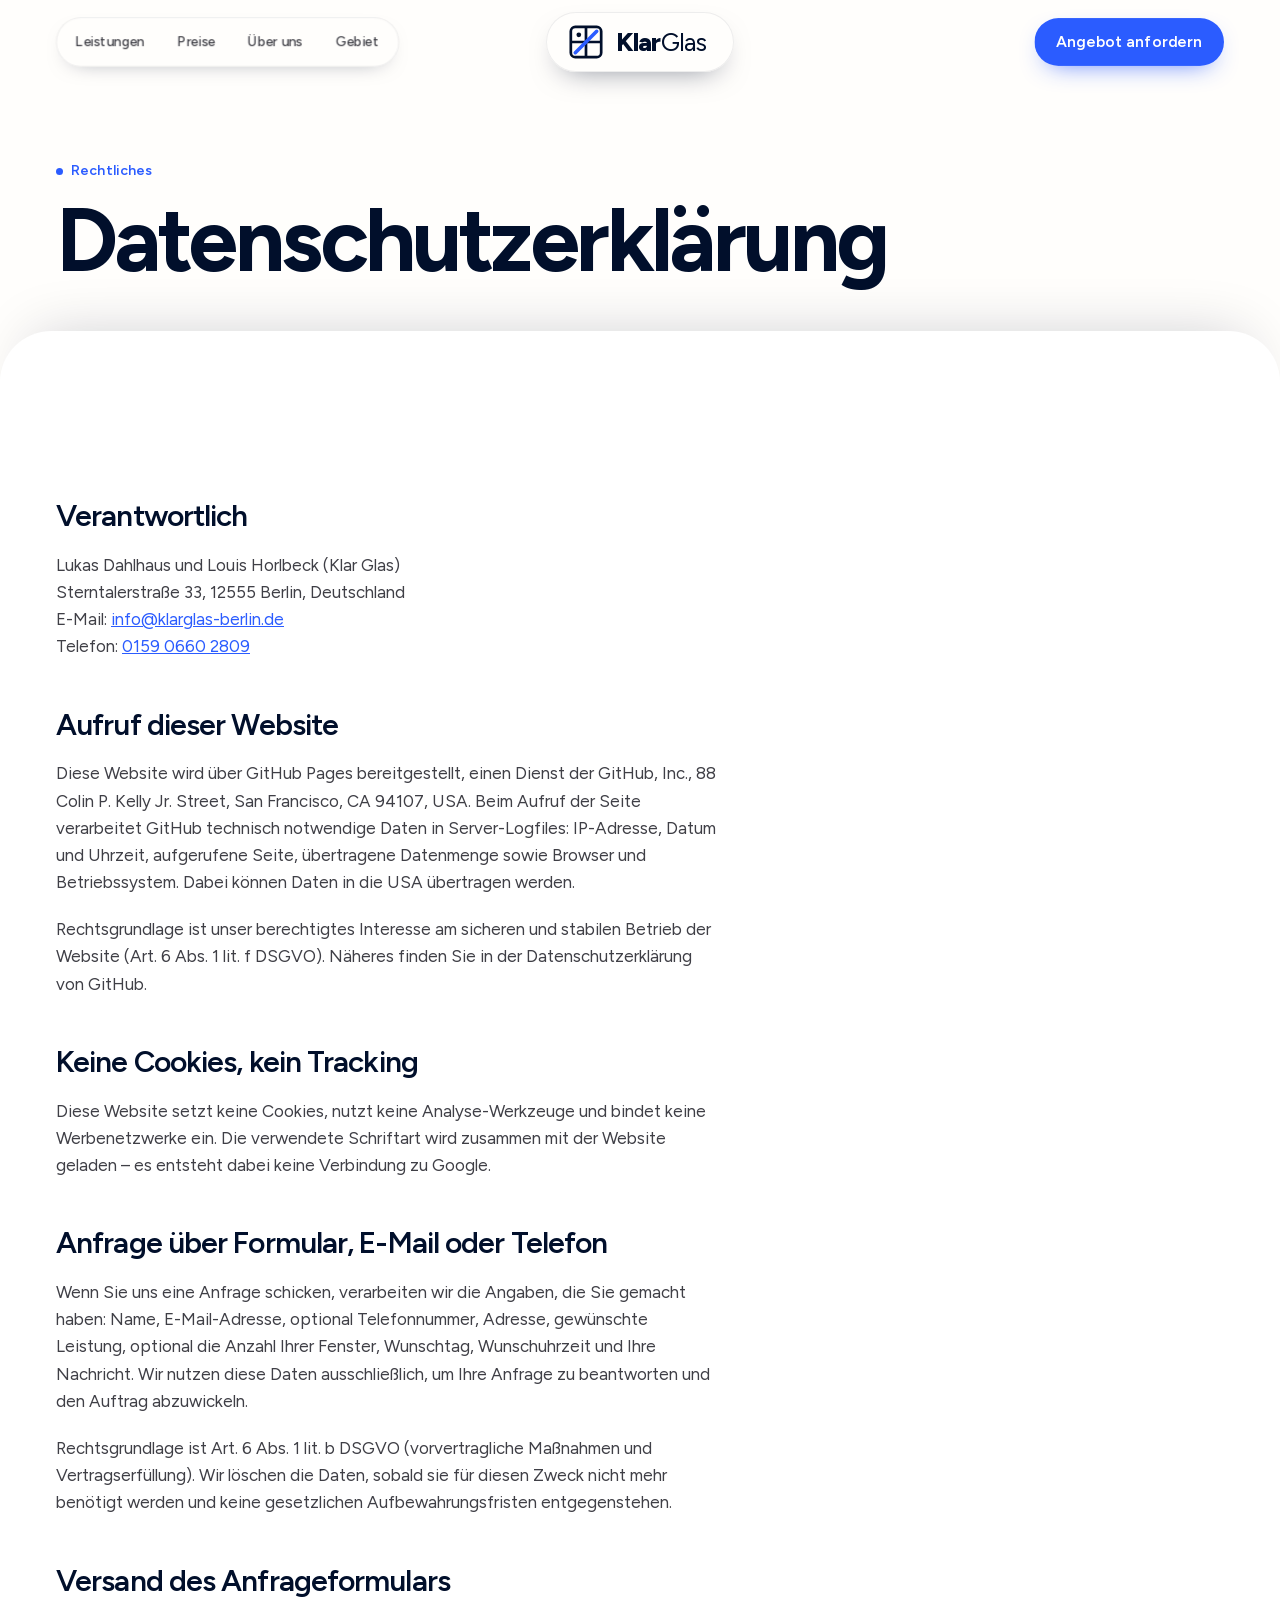
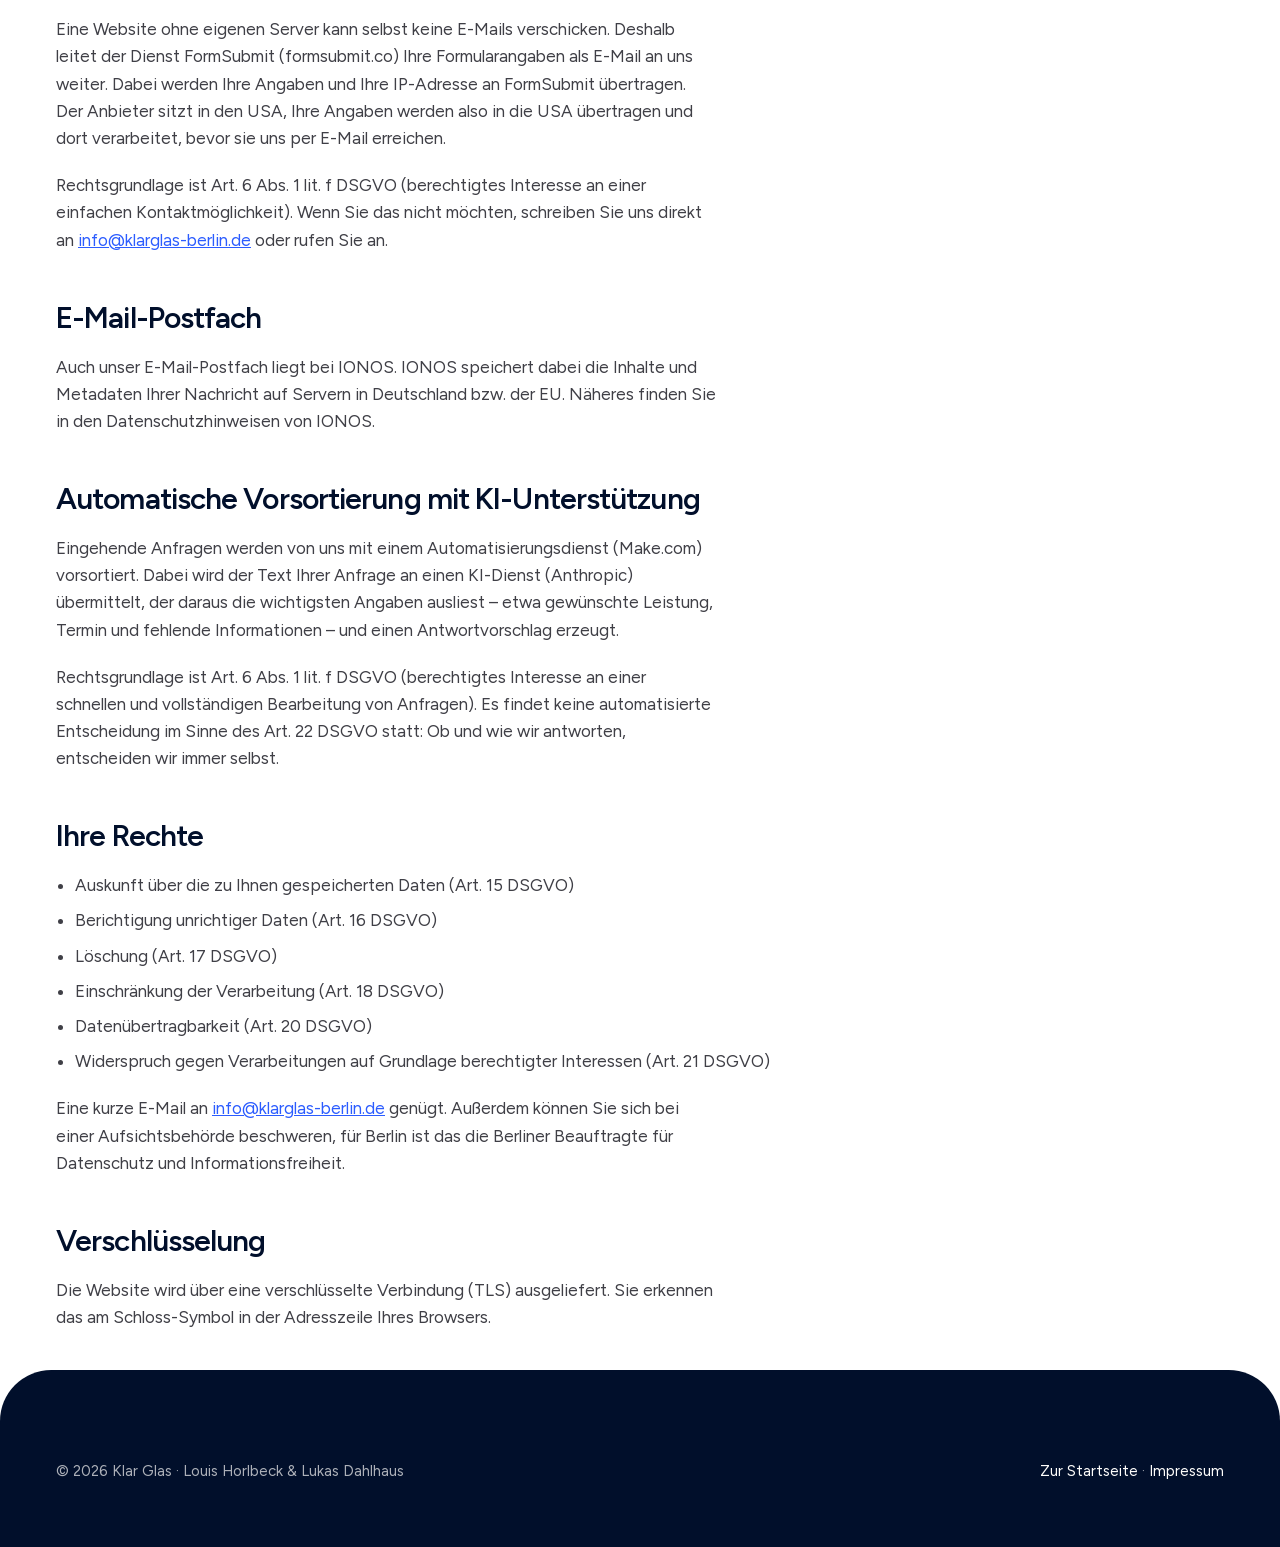
<file: datenschutz.html>
<!DOCTYPE html>
<html lang="de">
  <head>
    <meta charset="utf-8" />
    <meta
      name="viewport"
      content="width=device-width, initial-scale=1, viewport-fit=cover, interactive-widget=resizes-content"
    />
    <title>Datenschutzerklärung – Klar Glas</title>
    <meta name="description" content="Datenschutzerklärung von Klar Glas: welche Daten wir erheben, wofür wir sie nutzen und welche Rechte Sie haben." />
    <meta name="robots" content="noindex" />
    <meta name="theme-color" content="#fffefc" />
    <link rel="icon" href="favicon.svg" type="image/svg+xml" />
    <link rel="preload" href="figtree-latin.woff2" as="font" type="font/woff2" crossorigin />
    <link rel="stylesheet" href="styles.css" />
    <script>
      document.documentElement.classList.add("js");
    </script>
  </head>
  <body>
    <a class="skip-link" href="#main">Zum Inhalt springen</a>

    <header class="masthead">
      <nav class="masthead__nav" aria-label="Hauptnavigation">
        <button class="menu-toggle" type="button" data-menu-open aria-expanded="false" aria-controls="menu">
          <span class="menu-toggle__bars" aria-hidden="true"><span></span><span></span></span>
          Menü
        </button>
        <div class="navlinks">
          <a href="index.html#leistungen">Leistungen</a>
          <a href="index.html#preise">Preise</a>
          <a href="index.html#ueber-uns">Über uns</a>
          <a href="index.html#gebiet">Gebiet</a>
        </div>
      </nav>

      <a class="masthead__brand" href="index.html" aria-label="Klar Glas – Startseite">
        <svg class="brandmark" viewBox="0 0 32 32" aria-hidden="true">
          <rect x="2.5" y="2.5" width="27" height="27" rx="4" fill="none" stroke="#010F2B" stroke-width="2.4" />
          <path d="M16 3v26M3 16h26" stroke="#010F2B" stroke-width="2.4" />
          <path class="brandmark__swipe" d="M6.5 25.5 25.5 6.5" stroke="#2B5CFF" stroke-width="3.2" stroke-linecap="round" />
          <circle cx="9.6" cy="9.6" r="2.1" fill="#010F2B" />
        </svg>
        <span class="wordmark" translate="no"><b>Klar</b>Glas</span>
      </a>

      <a class="btn btn--primary masthead__cta" href="kontakt.html">Angebot anfordern</a>
    </header>

    <nav class="menu" id="menu" data-menu data-lenis-prevent role="dialog" aria-modal="true" aria-label="Menü">
      <button class="menu-close" type="button" data-menu-close>Schließen</button>
      <a href="index.html#leistungen">Leistungen</a>
      <a href="index.html#preise">Preise</a>
      <a href="index.html#ueber-uns">Über uns</a>
      <a href="index.html#gebiet">Gebiet</a>
      <a class="menu__cta" href="kontakt.html">Anfrage stellen</a>
      <div class="menu__foot">
        <a href="tel:+4915906602809">0159&nbsp;0660&nbsp;2809</a>
        <a href="mailto:info@klarglas-berlin.de">info@klarglas-berlin.de</a>
      </div>
    </nav>

    <main id="main">
      <section class="pagehead">
        <div class="shell">
          <div class="section-head">
            <span class="tag">Rechtliches</span>
            <h1>Datenschutzerklärung</h1>
        
          </div>
        </div>
      </section>

      <section class="slab slab--white">
        <div class="shell">
          <div class="prose">
            <h2>Verantwortlich</h2>
            <p>
              Lukas Dahlhaus und Louis Horlbeck (Klar Glas)<br />
              Sterntalerstraße 33, 12555 Berlin, Deutschland<br />
              E-Mail: <a href="mailto:info@klarglas-berlin.de">info@klarglas-berlin.de</a><br />
              Telefon: <a href="tel:+4915906602809">0159&nbsp;0660&nbsp;2809</a>
            </p>

            <h2>Aufruf dieser Website</h2>
            <p>
              Diese Website wird über GitHub Pages bereitgestellt, einen Dienst der
              GitHub, Inc., 88 Colin P. Kelly Jr. Street, San Francisco, CA 94107, USA.
              Beim Aufruf der Seite verarbeitet GitHub technisch notwendige Daten in
              Server-Logfiles: IP-Adresse, Datum und Uhrzeit, aufgerufene Seite,
              übertragene Datenmenge sowie Browser und Betriebssystem. Dabei können Daten
              in die USA übertragen werden.
            </p>
            <p>
              Rechtsgrundlage ist unser berechtigtes Interesse am sicheren und stabilen
              Betrieb der Website (Art. 6 Abs. 1 lit. f DSGVO). Näheres finden Sie in der
              Datenschutzerklärung von GitHub.
            </p>

            <h2>Keine Cookies, kein Tracking</h2>
            <p>
              Diese Website setzt keine Cookies, nutzt keine Analyse-Werkzeuge und bindet
              keine Werbenetzwerke ein. Die verwendete Schriftart wird zusammen mit der
              Website geladen – es entsteht dabei keine Verbindung zu Google.
            </p>

            <h2>Anfrage über Formular, E-Mail oder Telefon</h2>
            <p>
              Wenn Sie uns eine Anfrage schicken, verarbeiten wir die Angaben, die Sie
              gemacht haben: Name, E-Mail-Adresse, optional Telefonnummer, Adresse,
              gewünschte Leistung, optional die Anzahl Ihrer Fenster, Wunschtag,
              Wunschuhrzeit und Ihre Nachricht. Wir nutzen diese Daten
              ausschließlich, um Ihre Anfrage zu beantworten und den Auftrag abzuwickeln.
            </p>
            <p>
              Rechtsgrundlage ist Art. 6 Abs. 1 lit. b DSGVO (vorvertragliche Maßnahmen
              und Vertragserfüllung). Wir löschen die Daten, sobald sie für diesen Zweck
              nicht mehr benötigt werden und keine gesetzlichen Aufbewahrungsfristen
              entgegenstehen.
            </p>

            <h2>Versand des Anfrageformulars</h2>
            <p>
              Eine Website ohne eigenen Server kann selbst keine E-Mails verschicken.
              Deshalb leitet der Dienst FormSubmit (formsubmit.co) Ihre Formularangaben
              als E-Mail an uns weiter. Dabei werden Ihre Angaben und Ihre IP-Adresse an
              FormSubmit übertragen. Der Anbieter sitzt in den USA, Ihre Angaben werden
              also in die USA übertragen und dort verarbeitet, bevor sie uns per E-Mail
              erreichen.
            </p>
            <p>
              Rechtsgrundlage ist Art. 6 Abs. 1 lit. f DSGVO (berechtigtes Interesse an
              einer einfachen Kontaktmöglichkeit). Wenn Sie das nicht möchten, schreiben
              Sie uns direkt an
              <a href="mailto:info@klarglas-berlin.de">info@klarglas-berlin.de</a>
              oder rufen Sie an.
            </p>

            <h2>E-Mail-Postfach</h2>
            <p>
              Auch unser E-Mail-Postfach liegt bei IONOS. IONOS speichert dabei die Inhalte und Metadaten Ihrer
              Nachricht auf Servern in Deutschland bzw. der EU. Näheres finden Sie in den
              Datenschutzhinweisen von IONOS.
            </p>

            <h2>Automatische Vorsortierung mit KI-Unterstützung</h2>
            <p>
              Eingehende Anfragen werden von uns mit einem Automatisierungsdienst
              (Make.com) vorsortiert. Dabei wird der Text Ihrer Anfrage an einen
              KI-Dienst (Anthropic) übermittelt, der daraus die wichtigsten Angaben
              ausliest – etwa gewünschte Leistung, Termin und fehlende Informationen – und
              einen Antwortvorschlag erzeugt.
            </p>
            <p>
              Rechtsgrundlage ist Art. 6 Abs. 1 lit. f DSGVO (berechtigtes Interesse an
              einer schnellen und vollständigen Bearbeitung von Anfragen). Es findet keine
              automatisierte Entscheidung im Sinne des Art. 22 DSGVO statt: Ob und wie wir
              antworten, entscheiden wir immer selbst.
            </p>

            <h2>Ihre Rechte</h2>
            <ul>
              <li>Auskunft über die zu Ihnen gespeicherten Daten (Art. 15 DSGVO)</li>
              <li>Berichtigung unrichtiger Daten (Art. 16 DSGVO)</li>
              <li>Löschung (Art. 17 DSGVO)</li>
              <li>Einschränkung der Verarbeitung (Art. 18 DSGVO)</li>
              <li>Datenübertragbarkeit (Art. 20 DSGVO)</li>
              <li>Widerspruch gegen Verarbeitungen auf Grundlage berechtigter Interessen (Art. 21 DSGVO)</li>
            </ul>
            <p>
              Eine kurze E-Mail an
              <a href="mailto:info@klarglas-berlin.de">info@klarglas-berlin.de</a>
              genügt. Außerdem können Sie sich bei einer Aufsichtsbehörde beschweren,
              für Berlin ist das die Berliner Beauftragte für Datenschutz und
              Informationsfreiheit.
            </p>

            <h2>Verschlüsselung</h2>
            <p>
              Die Website wird über eine verschlüsselte Verbindung (TLS) ausgeliefert.
              Sie erkennen das am Schloss-Symbol in der Adresszeile Ihres Browsers.
            </p>
        
          </div>
        </div>
      </section>
    </main>

    <footer class="footer">
      <div class="shell">
        <div class="footer__bottom" style="padding-top: 0; border: 0">
          <span>© 2026 Klar Glas · Louis Horlbeck &amp; Lukas Dahlhaus</span>
          <span><a href="index.html">Zur Startseite</a> · <a href="impressum.html">Impressum</a></span>
        </div>
      </div>
    </footer>

    <script src="main.js" defer></script>
  </body>
</html>
</file>
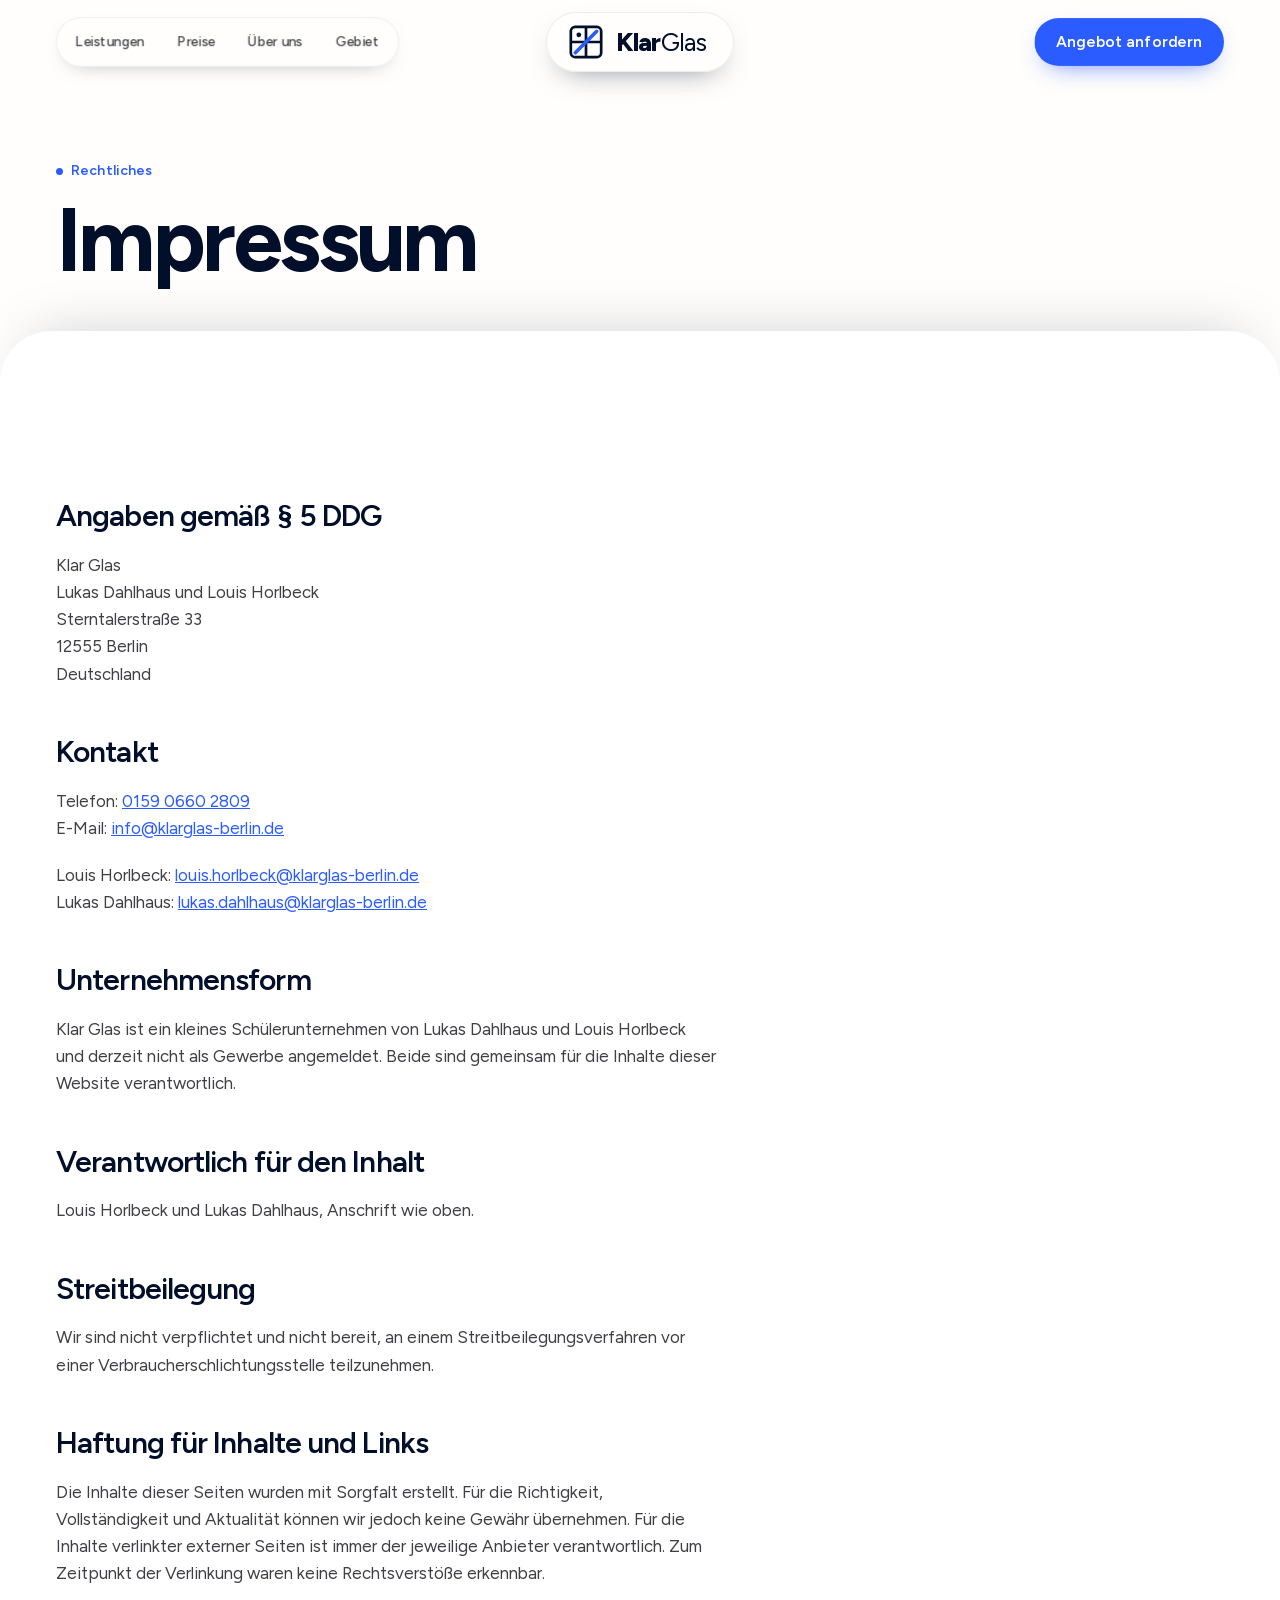
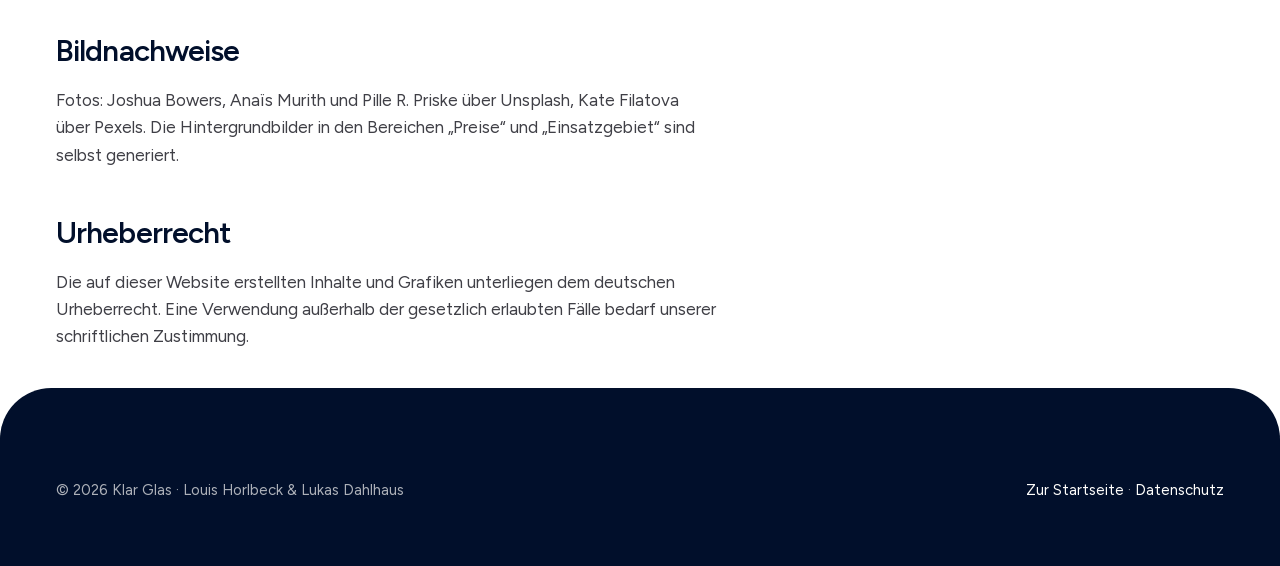
<file: impressum.html>
<!DOCTYPE html>
<html lang="de">
  <head>
    <meta charset="utf-8" />
    <meta
      name="viewport"
      content="width=device-width, initial-scale=1, viewport-fit=cover, interactive-widget=resizes-content"
    />
    <title>Impressum – Klar Glas</title>
    <meta name="description" content="Impressum und Anbieterkennzeichnung von Klar Glas, Berlin-Köpenick." />
    <meta name="robots" content="noindex" />
    <meta name="theme-color" content="#fffefc" />
    <link rel="icon" href="favicon.svg" type="image/svg+xml" />
    <link rel="preload" href="figtree-latin.woff2" as="font" type="font/woff2" crossorigin />
    <link rel="stylesheet" href="styles.css" />
    <script>
      document.documentElement.classList.add("js");
    </script>
  </head>
  <body>
    <a class="skip-link" href="#main">Zum Inhalt springen</a>

    <header class="masthead">
      <nav class="masthead__nav" aria-label="Hauptnavigation">
        <button class="menu-toggle" type="button" data-menu-open aria-expanded="false" aria-controls="menu">
          <span class="menu-toggle__bars" aria-hidden="true"><span></span><span></span></span>
          Menü
        </button>
        <div class="navlinks">
          <a href="index.html#leistungen">Leistungen</a>
          <a href="index.html#preise">Preise</a>
          <a href="index.html#ueber-uns">Über uns</a>
          <a href="index.html#gebiet">Gebiet</a>
        </div>
      </nav>

      <a class="masthead__brand" href="index.html" aria-label="Klar Glas – Startseite">
        <svg class="brandmark" viewBox="0 0 32 32" aria-hidden="true">
          <rect x="2.5" y="2.5" width="27" height="27" rx="4" fill="none" stroke="#010F2B" stroke-width="2.4" />
          <path d="M16 3v26M3 16h26" stroke="#010F2B" stroke-width="2.4" />
          <path class="brandmark__swipe" d="M6.5 25.5 25.5 6.5" stroke="#2B5CFF" stroke-width="3.2" stroke-linecap="round" />
          <circle cx="9.6" cy="9.6" r="2.1" fill="#010F2B" />
        </svg>
        <span class="wordmark" translate="no"><b>Klar</b>Glas</span>
      </a>

      <a class="btn btn--primary masthead__cta" href="kontakt.html">Angebot anfordern</a>
    </header>

    <nav class="menu" id="menu" data-menu data-lenis-prevent role="dialog" aria-modal="true" aria-label="Menü">
      <button class="menu-close" type="button" data-menu-close>Schließen</button>
      <a href="index.html#leistungen">Leistungen</a>
      <a href="index.html#preise">Preise</a>
      <a href="index.html#ueber-uns">Über uns</a>
      <a href="index.html#gebiet">Gebiet</a>
      <a class="menu__cta" href="kontakt.html">Anfrage stellen</a>
      <div class="menu__foot">
        <a href="tel:+4915906602809">0159&nbsp;0660&nbsp;2809</a>
        <a href="mailto:info@klarglas-berlin.de">info@klarglas-berlin.de</a>
      </div>
    </nav>

    <main id="main">
      <section class="pagehead">
        <div class="shell">
          <div class="section-head">
            <span class="tag">Rechtliches</span>
            <h1>Impressum</h1>
        
          </div>
        </div>
      </section>

      <section class="slab slab--white">
        <div class="shell">
          <div class="prose">
            <h2>Angaben gemäß § 5 DDG</h2>
            <p>
              Klar Glas<br />
              Lukas Dahlhaus und Louis Horlbeck<br />
              Sterntalerstraße 33<br />
              12555 Berlin<br />
              Deutschland
            </p>

            <h2>Kontakt</h2>
            <p>
              Telefon: <a href="tel:+4915906602809">0159&nbsp;0660&nbsp;2809</a><br />
              E-Mail: <a href="mailto:info@klarglas-berlin.de">info@klarglas-berlin.de</a>
            </p>
            <p>
              Louis Horlbeck:
              <a href="mailto:louis.horlbeck@klarglas-berlin.de">louis.horlbeck@klarglas-berlin.de</a><br />
              Lukas Dahlhaus:
              <a href="mailto:lukas.dahlhaus@klarglas-berlin.de">lukas.dahlhaus@klarglas-berlin.de</a>
            </p>

            <h2>Unternehmensform</h2>
            <p>
              Klar Glas ist ein kleines Schülerunternehmen von Lukas Dahlhaus und Louis
              Horlbeck und derzeit nicht als Gewerbe angemeldet. Beide sind gemeinsam für
              die Inhalte dieser Website verantwortlich.
            </p>

            <h2>Verantwortlich für den Inhalt</h2>
            <p>Louis Horlbeck und Lukas Dahlhaus, Anschrift wie oben.</p>

            <h2>Streitbeilegung</h2>
            <p>
              Wir sind nicht verpflichtet und nicht bereit, an einem
              Streitbeilegungsverfahren vor einer Verbraucherschlichtungsstelle
              teilzunehmen.
            </p>

            <h2>Haftung für Inhalte und Links</h2>
            <p>
              Die Inhalte dieser Seiten wurden mit Sorgfalt erstellt. Für die Richtigkeit,
              Vollständigkeit und Aktualität können wir jedoch keine Gewähr übernehmen.
              Für die Inhalte verlinkter externer Seiten ist immer der jeweilige Anbieter
              verantwortlich. Zum Zeitpunkt der Verlinkung waren keine Rechtsverstöße
              erkennbar.
            </p>

            <h2>Bildnachweise</h2>
            <p>
              Fotos: Joshua Bowers, Anaïs Murith und Pille R. Priske über Unsplash,
              Kate Filatova über Pexels. Die Hintergrundbilder in den Bereichen
              „Preise“ und „Einsatzgebiet“ sind selbst generiert.
            </p>

            <h2>Urheberrecht</h2>
            <p>
              Die auf dieser Website erstellten Inhalte und Grafiken unterliegen dem
              deutschen Urheberrecht. Eine Verwendung außerhalb der gesetzlich erlaubten
              Fälle bedarf unserer schriftlichen Zustimmung.
            </p>
        
          </div>
        </div>
      </section>
    </main>

    <footer class="footer">
      <div class="shell">
        <div class="footer__bottom" style="padding-top: 0; border: 0">
          <span>© 2026 Klar Glas · Louis Horlbeck &amp; Lukas Dahlhaus</span>
          <span><a href="index.html">Zur Startseite</a> · <a href="datenschutz.html">Datenschutz</a></span>
        </div>
      </div>
    </footer>

    <script src="main.js" defer></script>
  </body>
</html>
</file>
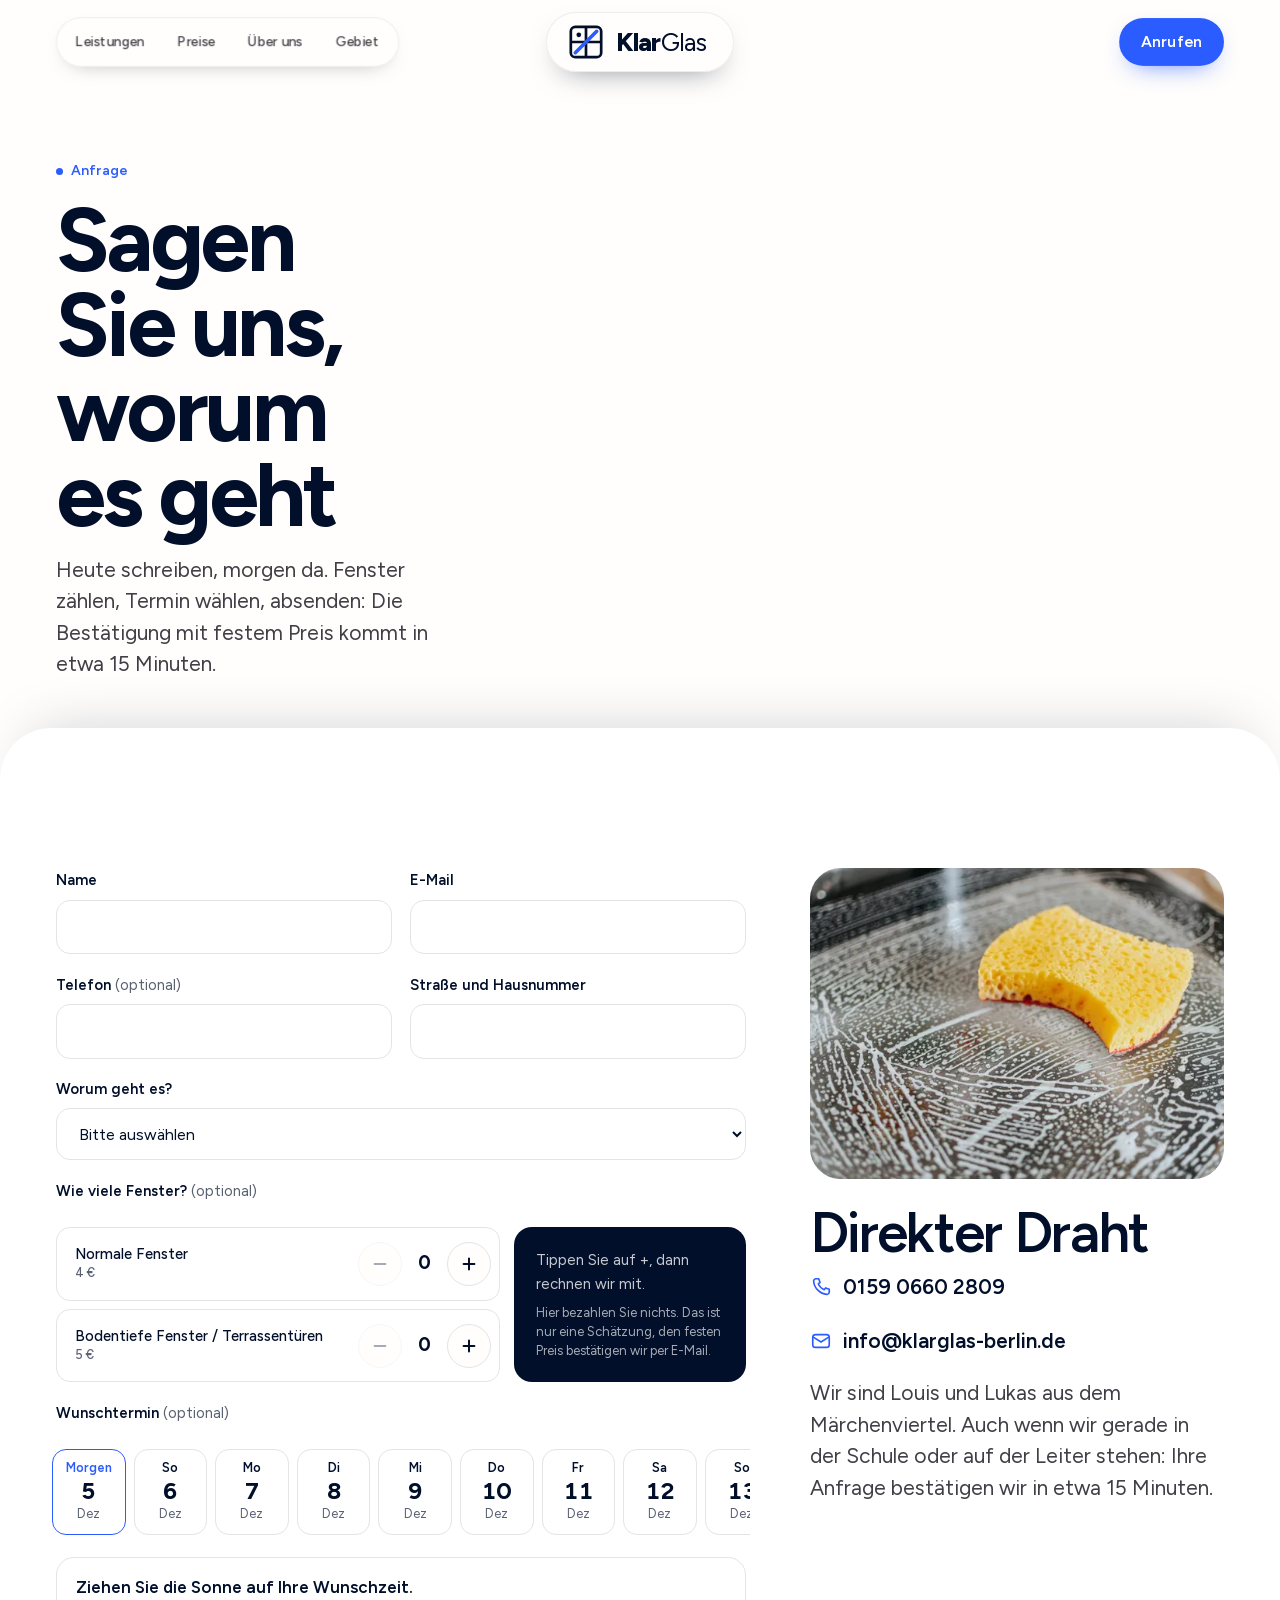
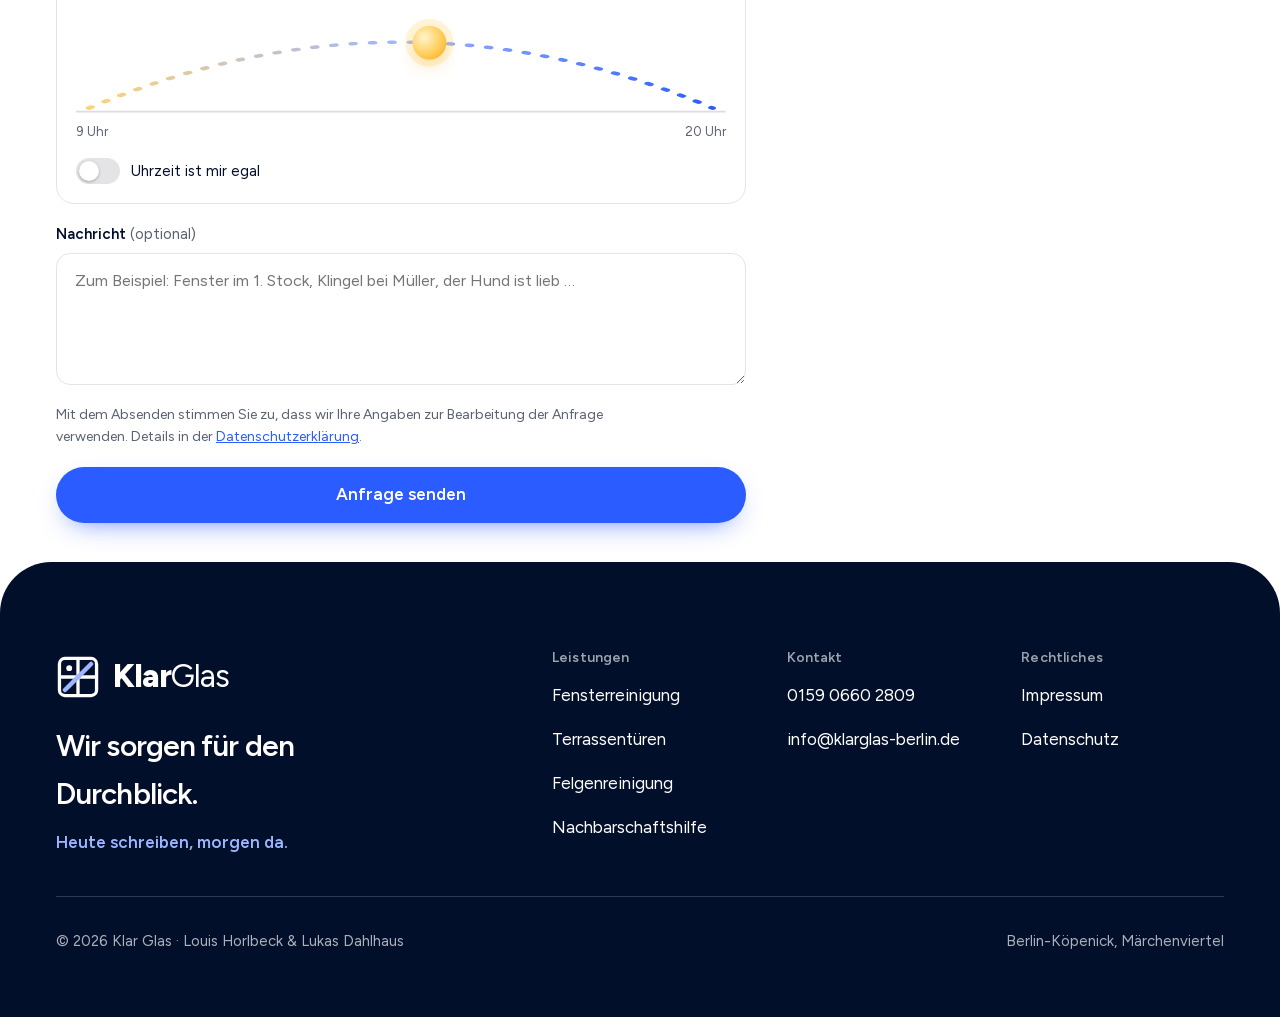
<file: kontakt.html>
<!DOCTYPE html>
<html lang="de">
  <head>
    <meta charset="utf-8" />
    <meta
      name="viewport"
      content="width=device-width, initial-scale=1, viewport-fit=cover, interactive-widget=resizes-content"
    />
    <title>Anfrage stellen – Klar Glas, Berlin-Köpenick</title>
    <meta
      name="description"
      content="Anfrage an Klar Glas: Fensterreinigung, Terrassentüren und Felgen in Berlin-Köpenick. 4 € pro Fenster, Bestätigung in 15 Minuten. Heute schreiben, morgen da."
    />
    <meta name="theme-color" content="#fffefc" />
    <link rel="icon" href="favicon.svg" type="image/svg+xml" />
    <link rel="preload" href="figtree-latin.woff2" as="font" type="font/woff2" crossorigin />
    <link rel="stylesheet" href="styles.css" />
    <script>
      document.documentElement.classList.add("js");
    </script>
  </head>
  <body>
    <a class="skip-link" href="#main">Zum Inhalt springen</a>

    <header class="masthead">
      <nav class="masthead__nav" aria-label="Hauptnavigation">
        <button class="menu-toggle" type="button" data-menu-open aria-expanded="false" aria-controls="menu">
          <span class="menu-toggle__bars" aria-hidden="true"><span></span><span></span></span>
          Menü
        </button>
        <div class="navlinks">
          <a href="index.html#leistungen">Leistungen</a>
          <a href="index.html#preise">Preise</a>
          <a href="index.html#ueber-uns">Über uns</a>
          <a href="index.html#gebiet">Gebiet</a>
        </div>
      </nav>

      <a class="masthead__brand" href="index.html" aria-label="Klar Glas – Startseite">
        <svg class="brandmark" viewBox="0 0 32 32" aria-hidden="true">
          <rect x="2.5" y="2.5" width="27" height="27" rx="4" fill="none" stroke="#010F2B" stroke-width="2.4" />
          <path d="M16 3v26M3 16h26" stroke="#010F2B" stroke-width="2.4" />
          <path class="brandmark__swipe" d="M6.5 25.5 25.5 6.5" stroke="#2B5CFF" stroke-width="3.2" stroke-linecap="round" />
          <circle cx="9.6" cy="9.6" r="2.1" fill="#010F2B" />
        </svg>
        <span class="wordmark" translate="no"><b>Klar</b>Glas</span>
      </a>

      <a class="btn btn--primary masthead__cta" href="tel:+4915906602809">Anrufen</a>
    </header>

    <nav class="menu" id="menu" data-menu data-lenis-prevent role="dialog" aria-modal="true" aria-label="Menü">
      <button class="menu-close" type="button" data-menu-close>Schließen</button>
      <a href="index.html#leistungen">Leistungen</a>
      <a href="index.html#preise">Preise</a>
      <a href="index.html#ueber-uns">Über uns</a>
      <a href="index.html#ablauf">Ablauf</a>
      <a href="index.html#gebiet">Gebiet</a>
      <a class="menu__cta" href="kontakt.html">Anfrage stellen</a>
      <div class="menu__foot">
        <a href="tel:+4915906602809">0159&nbsp;0660&nbsp;2809</a>
        <a href="mailto:info@klarglas-berlin.de">info@klarglas-berlin.de</a>
      </div>
    </nav>

    <main id="main">
      <section class="pagehead">
        <div class="shell">
          <div class="section-head">
            <span class="tag">Anfrage</span>
            <h1>Sagen Sie uns, worum es geht</h1>
            <p class="lede">
              Heute schreiben, morgen da. Fenster zählen, Termin wählen, absenden:
              Die Bestätigung mit festem Preis kommt in etwa 15&nbsp;Minuten.
            </p>
          </div>
        </div>
      </section>

      <section class="slab slab--white" aria-label="Anfrageformular">
        <div class="shell contact">
          <form
            class="form"
            data-form
            action="https://formsubmit.co/info@klarglas-berlin.de"
            method="post"
          >
            <input type="hidden" name="_subject" value="Neue Anfrage über die Website" />
            <input type="hidden" name="_template" value="table" />
            <input class="form__honey" type="text" name="_honey" tabindex="-1" autocomplete="off" aria-hidden="true" />
            <div class="form__row">
              <div class="field">
                <label for="name">Name</label>
                <input id="name" name="name" type="text" autocomplete="name" required />
                <span class="field__error">Bitte tragen Sie Ihren Namen ein.</span>
              </div>
              <div class="field">
                <label for="email">E-Mail</label>
                <input id="email" name="email" type="email" autocomplete="email" spellcheck="false" required />
                <span class="field__error">Bitte prüfen Sie Ihre E-Mail-Adresse.</span>
              </div>
            </div>

            <div class="form__row">
              <div class="field">
                <label for="telefon">Telefon <span class="field__hint">(optional)</span></label>
                <input id="telefon" name="telefon" type="tel" inputmode="tel" autocomplete="tel" />
              </div>
              <div class="field">
                <label for="adresse">Straße und Hausnummer</label>
                <input id="adresse" name="adresse" type="text" autocomplete="street-address" required />
                <span class="field__error">Ohne Adresse wissen wir nicht, ob wir zu Ihnen kommen.</span>
              </div>
            </div>

            <div class="field">
              <label for="leistung">Worum geht es?</label>
              <select id="leistung" name="leistung" required>
                <option value="">Bitte auswählen</option>
                <option>Fensterreinigung</option>
                <option>Felgenreinigung</option>
                <option>Nachbarschaftshilfe</option>
                <option>Mehreres zusammen</option>
              </select>
              <span class="field__error">Bitte wählen Sie eine Leistung aus.</span>
            </div>

            <fieldset class="group counter" data-fenster>
              <legend class="group__legend">Wie viele Fenster? <span class="field__hint">(optional)</span></legend>
              <p class="counter__aus" data-fenster-aus>Nur bei Fensterreinigung nötig.</p>
              <div class="counter__body">
                <div class="counter__rows">
                  <div class="stepper" data-stepper data-preis="4">
                    <label class="stepper__label" for="fenster-normal">
                      Normale Fenster <span class="stepper__price">4&nbsp;€</span>
                    </label>
                    <div class="stepper__controls">
                      <button class="stepper__btn" type="button" data-schritt="-1" aria-label="Ein normales Fenster weniger">
                        <svg viewBox="0 0 20 20" aria-hidden="true"><path d="M4 10h12" /></svg>
                      </button>
                      <input class="stepper__input" id="fenster-normal" name="fenster_normal" type="number" inputmode="numeric" min="0" max="99" value="0" />
                      <button class="stepper__btn" type="button" data-schritt="1" aria-label="Ein normales Fenster mehr">
                        <svg viewBox="0 0 20 20" aria-hidden="true"><path d="M4 10h12M10 4v12" /></svg>
                      </button>
                    </div>
                  </div>
                  <div class="stepper" data-stepper data-preis="5">
                    <label class="stepper__label" for="fenster-boden">
                      Bodentiefe Fenster / Terrassentüren <span class="stepper__price">5&nbsp;€</span>
                    </label>
                    <div class="stepper__controls">
                      <button class="stepper__btn" type="button" data-schritt="-1" aria-label="Ein bodentiefes Fenster weniger">
                        <svg viewBox="0 0 20 20" aria-hidden="true"><path d="M4 10h12" /></svg>
                      </button>
                      <input class="stepper__input" id="fenster-boden" name="fenster_bodentief" type="number" inputmode="numeric" min="0" max="99" value="0" />
                      <button class="stepper__btn" type="button" data-schritt="1" aria-label="Ein bodentiefes Fenster mehr">
                        <svg viewBox="0 0 20 20" aria-hidden="true"><path d="M4 10h12M10 4v12" /></svg>
                      </button>
                    </div>
                  </div>
                </div>

                <div class="estimate" data-schaetzung>
                  <div aria-live="polite">
                    <p class="estimate__empty" data-schaetzung-leer>Tippen Sie auf +, dann rechnen wir mit.</p>
                    <p class="estimate__sum" data-schaetzung-summe hidden>
                      <span class="estimate__label">Ungefähr</span>
                      <span class="estimate__value"><span data-schaetzung-wert>0</span>&nbsp;€</span>
                    </p>
                    <p class="estimate__warn" id="mindest-hinweis" data-mindest hidden>
                      Der Mindestauftrag liegt bei 15&nbsp;€. Nehmen Sie noch ein Fenster dazu.
                    </p>
                  </div>
                  <p class="estimate__note">
                    Hier bezahlen Sie nichts. Das ist nur eine Schätzung, den festen Preis
                    bestätigen wir per E-Mail.
                  </p>
                </div>
              </div>
            </fieldset>

            <fieldset class="group when" data-termin>
              <legend class="group__legend">Wunschtermin <span class="field__hint">(optional)</span></legend>
              <input type="hidden" name="termin" data-termin-wert />
              <input type="hidden" name="uhrzeit" data-uhrzeit-wert />

              <div class="when__days" data-tage role="radiogroup" aria-label="Tag"></div>
              <div class="when__other" data-anderes>
                <label class="when__other-label" for="termin-anders">Datum wählen</label>
                <input class="when__date" id="termin-anders" name="termin_datum" type="date" data-anderes-datum />
              </div>

              <div class="sunarc" data-sonnenbogen>
                <p class="sunarc__readout" data-zeit-anzeige aria-hidden="true">
                  Ziehen Sie die Sonne auf Ihre Wunschzeit.
                </p>
                <div class="sunarc__track" data-bogen>
                  <svg class="sunarc__sky" viewBox="0 0 400 120" preserveAspectRatio="none" aria-hidden="true">
                    <defs>
                      <linearGradient id="himmel" x1="0" x2="1" y1="0" y2="0">
                        <stop offset="0" stop-color="#ffd27a" />
                        <stop offset="0.5" stop-color="#9db6ff" />
                        <stop offset="1" stop-color="#2b5cff" />
                      </linearGradient>
                    </defs>
                    <path d="M8 112 Q200 -40 392 112" fill="none" stroke="url(#himmel)" stroke-width="4" stroke-linecap="round" stroke-dasharray="2 10" />
                    <path d="M0 116 H400" stroke="#010f2b" stroke-opacity="0.14" stroke-width="2" />
                  </svg>
                  <input class="sunarc__range" id="uhrzeit-regler" type="range" min="540" max="1200" step="30" value="900" aria-label="Uhrzeit" data-regler />
                  <span class="sunarc__sun" data-sonne aria-hidden="true"></span>
                </div>
                <div class="sunarc__scale" aria-hidden="true"><span data-skala-start>9 Uhr</span><span>20 Uhr</span></div>
                <label class="toggle">
                  <input type="checkbox" data-zeit-egal />
                  <span class="toggle__track" aria-hidden="true"></span>
                  Uhrzeit ist mir egal
                </label>
              </div>

              <p class="when__caption" aria-hidden="true">Uhrzeit</p>
              <div class="when__times" data-zeiten role="radiogroup" aria-label="Uhrzeit"></div>
            </fieldset>

            <div class="field">
              <label for="nachricht">Nachricht <span class="field__hint">(optional)</span></label>
              <textarea
                id="nachricht"
                name="nachricht"
                placeholder="Zum Beispiel: Fenster im 1. Stock, Klingel bei Müller, der Hund ist lieb …"
              ></textarea>
            </div>

            <p class="form__legal">
              Mit dem Absenden stimmen Sie zu, dass wir Ihre Angaben zur Bearbeitung der
              Anfrage verwenden. Details in der
              <a href="datenschutz.html">Datenschutzerklärung</a>.
            </p>

            <button class="btn btn--primary btn--wide" type="submit">Anfrage senden</button>

            <p class="form__status" data-form-status role="status"></p>
          </form>

          <aside class="aside" aria-labelledby="direkt">
            <div class="aside__media">
              <img
                src="schwamm-900.webp"
                srcset="schwamm-600.webp 600w, schwamm-900.webp 900w, schwamm-1200.webp 1200w"
                sizes="(min-width: 900px) 28vw, 92vw"
                width="1200"
                height="800"
                loading="lazy"
                decoding="async"
                alt="Gelber Schwamm auf einer eingeseiften Glasfläche."
              />
            </div>
            <div>
              <h2 id="direkt">Direkter Draht</h2>
              <div class="directlist">
                <a href="tel:+4915906602809">
                  <svg width="22" height="22" viewBox="0 0 24 24" fill="none" aria-hidden="true">
                    <path
                      d="M6.5 3h3l1.5 4-2 1.5a12 12 0 0 0 6.5 6.5L17 13l4 1.5v3a2.5 2.5 0 0 1-2.7 2.5C10.9 19.5 4.5 13.1 4 5.7A2.5 2.5 0 0 1 6.5 3Z"
                      stroke="currentColor"
                      stroke-width="1.8"
                      stroke-linejoin="round"
                    />
                  </svg>
                  0159&nbsp;0660&nbsp;2809
                </a>
                <a href="mailto:info@klarglas-berlin.de">
                  <svg width="22" height="22" viewBox="0 0 24 24" fill="none" aria-hidden="true">
                    <rect x="3" y="5" width="18" height="14" rx="3" stroke="currentColor" stroke-width="1.8" />
                    <path d="m4 8 8 5 8-5" stroke="currentColor" stroke-width="1.8" stroke-linecap="round" />
                  </svg>
                  info@klarglas-berlin.de
                </a>
              </div>
              <p class="lede" style="margin-top: 0.75rem">
                Wir sind Louis und Lukas aus dem Märchenviertel. Auch wenn wir gerade in der
                Schule oder auf der Leiter stehen: Ihre Anfrage bestätigen wir in etwa
                15&nbsp;Minuten.
              </p>
            </div>
          </aside>
        </div>
      </section>
    </main>

    <footer class="footer">
      <div class="shell">
        <div class="footer__top">
          <div class="footer__brand">
            <a class="footer__logo" href="index.html" aria-label="Klar Glas – Startseite">
              <svg class="brandmark" viewBox="0 0 32 32" aria-hidden="true">
                <rect x="2.5" y="2.5" width="27" height="27" rx="4" fill="none" stroke="#FFFEFC" stroke-width="2.4" />
                <path d="M16 3v26M3 16h26" stroke="#FFFEFC" stroke-width="2.4" />
                <path d="M6.5 25.5 25.5 6.5" stroke="#9DB6FF" stroke-width="3.2" stroke-linecap="round" />
                <circle cx="9.6" cy="9.6" r="2.1" fill="#FFFEFC" />
              </svg>
              <span class="wordmark" translate="no"><b>Klar</b>Glas</span>
            </a>
            <p class="footer__claim">Wir sorgen für den Durchblick.</p>
            <p class="footer__tagline">Heute schreiben, morgen da.</p>
          </div>
          <div class="footer__cols">
            <div class="footer__col">
              <h2>Leistungen</h2>
              <ul>
                <li><a href="index.html#leistungen">Fensterreinigung</a></li>
                <li><a href="index.html#leistungen">Terrassentüren</a></li>
                <li><a href="index.html#leistungen">Felgenreinigung</a></li>
                <li><a href="index.html#leistungen">Nachbarschaftshilfe</a></li>
              </ul>
            </div>
            <div class="footer__col">
              <h2>Kontakt</h2>
              <ul>
                <li><a href="tel:+4915906602809">0159&nbsp;0660&nbsp;2809</a></li>
                <li><a href="mailto:info@klarglas-berlin.de">info@klarglas-berlin.de</a></li>
              </ul>
            </div>
            <div class="footer__col">
              <h2>Rechtliches</h2>
              <ul>
                <li><a href="impressum.html">Impressum</a></li>
                <li><a href="datenschutz.html">Datenschutz</a></li>
              </ul>
            </div>
          </div>
        </div>
        <div class="footer__bottom">
          <span>© 2026 Klar Glas · Louis Horlbeck &amp; Lukas Dahlhaus</span>
          <span>Berlin-Köpenick, Märchenviertel</span>
        </div>
      </div>
    </footer>

    <div class="actionbar">
      <a class="btn btn--ghost" href="tel:+4915906602809">Anrufen</a>
      <a class="btn btn--primary" href="#main">Formular</a>
    </div>

    <script src="main.js" defer></script>
  </body>
</html>
</file>
<file: styles.css>
@font-face {
  font-family: "Figtree";
  font-style: normal;
  font-weight: 300 900;
  font-display: swap;
  src: url("figtree-latin.woff2") format("woff2");
  unicode-range: U+0000-00FF, U+0131, U+0152-0153, U+02BB-02BC, U+02C6, U+02DA,
    U+02DC, U+0304, U+0308, U+0329, U+2000-206F, U+20AC, U+2122, U+2191, U+2193,
    U+2212, U+2215, U+FEFF, U+FFFD;
}

@font-face {
  font-family: "Figtree";
  font-style: normal;
  font-weight: 300 900;
  font-display: swap;
  src: url("figtree-latin-ext.woff2") format("woff2");
  unicode-range: U+0100-02BA, U+02BD-02C5, U+02C7-02CC, U+02CE-02D7, U+02DD-02FF,
    U+0304, U+0308, U+0329, U+1D00-1DBF, U+1E00-1E9F, U+1EF2-1EFF, U+2020,
    U+20A0-20AB, U+20AD-20C0, U+2113, U+2C60-2C7F, U+A720-A7FF;
}

:root {
  color-scheme: light;

  --cream: #fffefc;
  --surface: #f2f3f5;
  --white: #ffffff;
  --navy: #010f2b;
  --ink-2: #3f3f46;
  --ink-3: #5a6172;
  --accent: #2b5cff;
  --accent-deep: #1b3fcc;
  --accent-wash: rgba(43, 92, 255, 0.08);
  --accent-on-dark: #9db6ff;
  --line: rgba(1, 15, 43, 0.12);
  --border: #e4e4e7;
  --error: #c81e1e;

  --pill: 999px;
  --r-slab: clamp(26px, 4vw, 56px);
  --r-media: clamp(18px, 2.4vw, 32px);

  --step-0: 1.0625rem;
  --step-1: clamp(1.0625rem, 0.95rem + 0.55vw, 1.3125rem);
  --step-2: clamp(1.375rem, 1.2rem + 0.9vw, 1.875rem);
  --step-3: clamp(2rem, 1.35rem + 2.7vw, 3.5rem);
  --step-4: clamp(2.75rem, 1.1rem + 5.6vw, 6.25rem);
  --step-display: clamp(2.25rem, 1rem + 5.4vw, 5rem);

  --bleed: clamp(1.25rem, 5vw, 3.5rem);
  --section-y: clamp(4rem, 8vw, 8rem);
  --slab-lift: clamp(2rem, 5vw, 4.5rem);
  --shell: 1280px;

  /* Bewegung: gleiche Kurven in CSS und in GSAP (CustomEase in main.js) */
  --ease-out: cubic-bezier(0.23, 1, 0.32, 1);
  --ease-in-out: cubic-bezier(0.77, 0, 0.175, 1);
  --ease-drawer: cubic-bezier(0.32, 0.72, 0, 1);
  --dur-press: 160ms;
  --dur-hover: 200ms;
  --dur-ui: 250ms;
  --dur-sheet: 460ms;
}

*,
*::before,
*::after {
  box-sizing: border-box;
}

html {
  -webkit-text-size-adjust: 100%;
  -webkit-tap-highlight-color: transparent;
  scroll-behavior: smooth;
  scroll-padding-top: 7rem;
  /* Auf dem Handy nur senkrecht scrollen: nichts ragt seitlich heraus,
     kein seitliches Nachfedern und keine Wischgeste „zurück“ beim Scrollen */
  overflow-x: clip;
  overscroll-behavior-x: none;
}

/* Lenis übernimmt das weiche Scrollen – natives smooth darf nicht dagegen arbeiten */
html.lenis,
html.lenis body {
  height: auto;
}

.lenis.lenis-smooth {
  scroll-behavior: auto !important;
}

.lenis.lenis-stopped {
  overflow: clip;
}

[data-lenis-prevent] {
  overscroll-behavior: contain;
}

body {
  margin: 0;
  background: var(--cream);
  color: var(--navy);
  font-family: "Figtree", system-ui, -apple-system, "Segoe UI", sans-serif;
  font-size: var(--step-0);
  line-height: 1.6;
  -webkit-font-smoothing: antialiased;
  overflow-x: clip;
}

h1,
h2,
h3,
h4 {
  margin: 0;
  font-weight: 600;
  line-height: 1.06;
  letter-spacing: -0.025em;
  text-wrap: balance;
}

h1 {
  font-size: var(--step-4);
  font-weight: 700;
  letter-spacing: -0.04em;
  line-height: 0.95;
}

h2 {
  font-size: var(--step-3);
  letter-spacing: -0.03em;
}

h3 {
  font-size: var(--step-2);
}

p {
  margin: 0;
  max-width: 60ch;
  text-wrap: pretty;
}

a {
  color: inherit;
}

img {
  display: block;
  max-width: 100%;
  height: auto;
}

svg {
  display: block;
}

ul {
  margin: 0;
  padding: 0;
  list-style: none;
}

/* Bedienelemente: sofortiger Tap, kein versehentliches Markieren beim langen Drücken */
a,
button,
select,
label,
[role="button"] {
  touch-action: manipulation;
}

button,
.btn,
.menu-toggle,
.chip {
  user-select: none;
  -webkit-user-select: none;
}

:focus-visible {
  outline: 3px solid var(--accent);
  outline-offset: 3px;
  border-radius: 8px;
}

::selection {
  background: var(--accent);
  color: var(--white);
}

.shell {
  width: 100%;
  max-width: var(--shell);
  margin-inline: auto;
  padding-inline: max(var(--bleed), env(safe-area-inset-left, 0px));
}

.skip-link {
  position: absolute;
  left: -9999px;
  top: 0;
  z-index: 200;
  background: var(--navy);
  color: var(--cream);
  padding: 0.9rem 1.5rem;
  border-radius: 0 0 var(--pill) var(--pill);
  font-weight: 600;
}

.skip-link:focus {
  left: 1rem;
}

.visually-hidden {
  position: absolute;
  width: 1px;
  height: 1px;
  margin: -1px;
  padding: 0;
  overflow: hidden;
  clip-path: inset(50%);
  white-space: nowrap;
}

/* ---------- Slabs: Sektionen schieben sich übereinander ---------- */

.slab {
  position: relative;
  z-index: 2;
  border-radius: var(--r-slab) var(--r-slab) 0 0;
  margin-top: calc(var(--slab-lift) * -1);
  padding-block: calc(var(--section-y) + var(--slab-lift) * 0.6) var(--section-y);
  background: var(--cream);
  box-shadow: 0 -26px 60px -34px rgba(1, 15, 43, 0.22);
}

.slab--white {
  background: var(--white);
}

.slab--navy {
  background: var(--navy);
  color: var(--cream);
}

.slab--flush {
  margin-top: 0;
  border-radius: 0;
  box-shadow: none;
}

/* Die erste Fläche nach dem Hero liegt im Ruhezustand unter dem Bildschirmrand
   und fährt beim Scrollen über das stehende Hero-Foto. Eigene Klasse statt
   Nachbarselektor, weil GSAP den Hero beim Fixieren in eine Hülle packt. */
.slab.slab--nach-hero {
  margin-top: 0;
  box-shadow: 0 -40px 80px -30px rgba(1, 15, 43, 0.45);
}

.section-head {
  display: grid;
  gap: 1rem;
  max-width: 34ch;
  margin-bottom: clamp(2.5rem, 5vw, 4.5rem);
}

.lede {
  font-size: var(--step-1);
  color: var(--ink-2);
  line-height: 1.5;
}

.slab--navy .lede,
.slab--navy p {
  color: rgba(255, 254, 252, 0.78);
}

.tag {
  display: inline-flex;
  align-items: center;
  gap: 0.5rem;
  font-size: 0.875rem;
  font-weight: 600;
  letter-spacing: 0.01em;
  color: var(--accent);
}

.tag::before {
  content: "";
  width: 7px;
  height: 7px;
  border-radius: 50%;
  background: currentColor;
}

.slab--navy .tag {
  color: var(--accent-on-dark);
}

/* ---------- Wortweises Aufsteigen (von main.js erzeugt) ---------- */

.w {
  display: inline-block;
  overflow: clip;
  vertical-align: top;
  /* Platz für Unterlängen (g, p), ohne die Zeile zu vergrößern */
  padding-bottom: 0.14em;
  margin-bottom: -0.14em;
}

.w__in {
  display: inline-block;
}

/* ---------- Buttons ---------- */

.btn {
  display: inline-flex;
  align-items: center;
  justify-content: center;
  gap: 0.6rem;
  min-height: 52px;
  padding: 0.85rem 1.7rem;
  border: 1px solid transparent;
  border-radius: var(--pill);
  font: inherit;
  font-weight: 600;
  text-decoration: none;
  cursor: pointer;
  transition: transform var(--dur-press) var(--ease-out),
    background-color var(--dur-hover) ease, color var(--dur-hover) ease,
    border-color var(--dur-hover) ease, box-shadow var(--dur-hover) ease;
}

.btn:active {
  transform: scale(0.97);
}

.btn--primary {
  background: var(--accent);
  color: var(--white);
  box-shadow: 0 10px 28px -14px rgba(43, 92, 255, 0.9);
}

.btn--ghost {
  background: transparent;
  color: var(--navy);
  border-color: var(--line);
}

.slab--navy .btn--ghost,
.band .btn--ghost,
.hero .btn--ghost {
  color: var(--cream);
  border-color: rgba(255, 254, 252, 0.5);
}

.btn--wide {
  width: 100%;
}

.btn__short {
  display: none;
}

/* ---------- Kopfzeile ---------- */

.masthead {
  position: fixed;
  inset: 0 0 auto 0;
  z-index: 80;
  padding: calc(0.75rem + env(safe-area-inset-top, 0px))
    max(var(--bleed), env(safe-area-inset-right, 0px)) 0.75rem
    max(var(--bleed), env(safe-area-inset-left, 0px));
  display: grid;
  grid-template-columns: 1fr auto 1fr;
  align-items: center;
  gap: 0.75rem;
  pointer-events: none;
}

.masthead > * {
  pointer-events: auto;
}

.masthead__nav {
  justify-self: start;
}

.pill-surface,
.masthead__brand,
.navlinks,
.menu-toggle {
  background: rgba(255, 254, 252, 0.9);
  backdrop-filter: blur(16px) saturate(160%);
  -webkit-backdrop-filter: blur(16px) saturate(160%);
  border: 1px solid rgba(1, 15, 43, 0.07);
  box-shadow: 0 8px 24px -16px rgba(1, 15, 43, 0.5);
}

.masthead__brand {
  justify-self: center;
  display: inline-flex;
  align-items: center;
  gap: 0.65rem;
  min-height: 52px;
  padding: 0.5rem 1.35rem 0.5rem 1.1rem;
  border-radius: var(--pill);
  text-decoration: none;
  transition: transform var(--dur-press) var(--ease-out);
}

/* Beim Scrollen zieht sich die Kopfzeile zusammen: Das Logo wird kleiner,
   Navigation und Button bekommen ihre volle Größe. Die Größe folgt direkt dem
   Scrollen (main.js). Eigene „scale“-Eigenschaft, damit das Drücken-Feedback
   über „transform“ unabhängig bleibt. Die Klasse gilt nur bei reduzierter Bewegung. */
.masthead.is-kompakt .masthead__brand {
  scale: 0.92;
}

.masthead__brand:active {
  transform: scale(0.97);
}

.masthead__cta {
  display: none;
  justify-self: end;
  min-height: 48px;
  padding: 0.7rem 1.4rem;
  transform-origin: right center;
  transition: transform var(--dur-press) var(--ease-out),
    background-color var(--dur-hover) ease, color var(--dur-hover) ease,
    border-color var(--dur-hover) ease, box-shadow var(--dur-hover) ease;
}

.navlinks {
  display: none;
  align-items: center;
  gap: 0.25rem;
  padding: 0.3rem;
  border-radius: var(--pill);
  transform-origin: left center;
}

.navlinks a {
  display: inline-flex;
  align-items: center;
  min-height: 42px;
  padding: 0.5rem 1rem;
  border-radius: var(--pill);
  text-decoration: none;
  font-weight: 500;
  font-size: 0.9375rem;
  color: var(--ink-2);
  white-space: nowrap;
  transition: background-color var(--dur-hover) ease, color var(--dur-hover) ease;
}

.menu-toggle {
  display: inline-flex;
  align-items: center;
  gap: 0.55rem;
  min-height: 48px;
  padding: 0.7rem 1.2rem;
  border-radius: var(--pill);
  font: inherit;
  font-weight: 600;
  font-size: 0.9375rem;
  color: var(--navy);
  cursor: pointer;
  transition: transform var(--dur-press) var(--ease-out);
}

.menu-toggle:active {
  transform: scale(0.97);
}

.menu-toggle__bars {
  display: grid;
  gap: 4px;
}

.menu-toggle__bars span {
  display: block;
  width: 16px;
  height: 1.6px;
  background: var(--navy);
  border-radius: 2px;
}

.brandmark {
  height: 30px;
  width: 30px;
  flex: none;
}

.wordmark {
  font-size: 1.3125rem;
  letter-spacing: -0.03em;
  color: var(--navy);
  font-weight: 400;
}

.wordmark b {
  font-weight: 800;
}

/* ---------- Mobilmenü (Vollbild-Sheet) ---------- */

.menu {
  position: fixed;
  inset: 0;
  z-index: 90;
  background: var(--cream);
  padding: calc(6rem + env(safe-area-inset-top, 0px)) var(--bleed)
    calc(2rem + env(safe-area-inset-bottom, 0px));
  display: grid;
  align-content: start;
  gap: 0.25rem;
  overflow-y: auto;
  overscroll-behavior: contain;
  transform: translateY(-100%);
  visibility: hidden;
  /* Schließen schneller als Öffnen: das System antwortet, der Nutzer entscheidet */
  transition: transform 300ms var(--ease-drawer), visibility 0s linear 300ms;
}

.menu.is-open {
  transform: translateY(0);
  visibility: visible;
  transition: transform var(--dur-sheet) var(--ease-drawer), visibility 0s;
}

.menu a {
  display: block;
  padding: 1.1rem 0;
  border-bottom: 1px solid var(--border);
  text-decoration: none;
  font-size: 1.5rem;
  font-weight: 600;
  letter-spacing: -0.025em;
  opacity: 0;
  transform: translateY(12px);
  transition: opacity 150ms ease, transform 150ms var(--ease-out);
}

.menu.is-open a {
  opacity: 1;
  transform: none;
  transition: opacity 400ms var(--ease-out), transform 400ms var(--ease-out);
  transition-delay: calc(120ms + var(--i, 0) * 45ms);
}

.menu a.menu__cta {
  margin-top: 1.5rem;
  border: 0;
  padding: 1.1rem 1.7rem;
  border-radius: var(--pill);
  background: var(--accent);
  color: var(--white);
  text-align: center;
  font-size: 1.125rem;
}

.menu__foot {
  margin-top: 2rem;
  display: grid;
  gap: 0.25rem;
}

.menu__foot a {
  border: 0;
  padding: 0.75rem 0;
  font-size: var(--step-0);
  font-weight: 500;
  color: var(--ink-2);
}

.menu-close {
  position: absolute;
  top: calc(1.1rem + env(safe-area-inset-top, 0px));
  right: var(--bleed);
  min-height: 48px;
  min-width: 48px;
  padding: 0.7rem 1.3rem;
  background: transparent;
  border: 1px solid var(--line);
  border-radius: var(--pill);
  font: inherit;
  font-weight: 600;
  cursor: pointer;
  color: var(--navy);
  transition: transform var(--dur-press) var(--ease-out);
}

.menu-close:active {
  transform: scale(0.97);
}

/* ---------- Hero: Vollbild-Foto, Text unten links ---------- */

.hero {
  position: relative;
  z-index: 0;
  isolation: isolate;
  min-height: 100svh;
  display: grid;
  align-items: end;
  color: var(--cream);
}

.hero__stage {
  position: absolute;
  inset: 0;
  z-index: -1;
  overflow: clip;
  background: var(--navy);
  transform-origin: 50% 30%;
}

.hero__media,
.hero__media img,
.hero__frost,
.hero__shade,
.hero__dim {
  position: absolute;
  inset: 0;
  width: 100%;
  height: 100%;
}

.hero__media img {
  object-fit: cover;
  object-position: 50% 45%;
}

/* Sofort sichtbarer Platzhalter = „eingeseifte Scheibe“, wird beim Laden weggewischt */
.hero__frost {
  display: none;
  background: var(--lqip-hoch) center / cover no-repeat;
}

.hero__frost::after {
  content: "";
  position: absolute;
  inset: 0;
  background: rgba(255, 254, 252, 0.32);
}

@media (min-aspect-ratio: 1/1) {
  .hero__frost {
    background-image: var(--lqip-quer);
  }
}

.hero__blade {
  display: none;
  position: absolute;
  top: 0;
  bottom: 0;
  left: 0;
  width: 3px;
  background: linear-gradient(
    180deg,
    rgba(255, 255, 255, 0) 0%,
    rgba(255, 255, 255, 0.95) 30%,
    rgba(255, 255, 255, 0.95) 70%,
    rgba(255, 255, 255, 0) 100%
  );
  box-shadow: 0 0 28px 8px rgba(255, 255, 255, 0.5);
}

.hero__shade {
  background: linear-gradient(180deg, rgba(1, 15, 43, 0.5) 0%, rgba(1, 15, 43, 0) 24%),
    linear-gradient(
      0deg,
      rgba(1, 15, 43, 0.9) 0%,
      rgba(1, 15, 43, 0.66) 34%,
      rgba(1, 15, 43, 0.36) 62%,
      rgba(1, 15, 43, 0.08) 80%,
      rgba(1, 15, 43, 0) 90%
    );
}

.hero__dim {
  background: var(--navy);
  opacity: 0;
}

.hero__content {
  position: relative;
  display: grid;
  gap: 2rem;
  align-items: end;
  padding-top: calc(7rem + env(safe-area-inset-top, 0px));
  padding-bottom: calc(clamp(2rem, 6svh, 4.5rem) + env(safe-area-inset-bottom, 0px));
}

.hero__copy {
  display: grid;
  gap: clamp(1rem, 2.4svh, 1.5rem);
  justify-items: start;
}

.hero__badge {
  display: inline-flex;
  align-items: center;
  gap: 0.5rem;
  padding: 0.5rem 1rem;
  border-radius: var(--pill);
  /* dunkler Grund, weil das Badge über der hellsten Seife liegen kann */
  background: rgba(1, 15, 43, 0.62);
  border: 1px solid rgba(255, 254, 252, 0.22);
  backdrop-filter: blur(10px);
  -webkit-backdrop-filter: blur(10px);
  font-size: 0.875rem;
  font-weight: 600;
  line-height: 1.2;
  letter-spacing: 0.01em;
  color: var(--cream);
}

.hero__badge::before {
  content: "";
  width: 8px;
  height: 8px;
  border-radius: 50%;
  background: var(--accent-on-dark);
}

/* Der große Spruch sieht aus wie eine Hauptüberschrift. Die eigentliche h1 ist
   das Schild darüber („Fensterreinigung Berlin-Köpenick“) – das hilft bei Google. */
.hero__title {
  color: var(--cream);
  max-width: 15ch;
  font-size: var(--step-4);
  font-weight: 700;
  letter-spacing: -0.04em;
  line-height: 0.95;
  text-wrap: balance;
}

.hero__lede {
  font-size: var(--step-1);
  line-height: 1.55;
  max-width: 44ch;
  color: rgba(255, 254, 252, 0.9);
}

.hero__lede--kurz {
  display: none;
}

.hero__actions {
  display: flex;
  flex-wrap: wrap;
  gap: 0.75rem;
}

.hero__note {
  font-size: 0.9375rem;
  color: rgba(255, 254, 252, 0.78);
}

.scrollcue {
  display: none;
  align-items: center;
  gap: 0.75rem;
  justify-self: end;
  font-size: 0.875rem;
  font-weight: 500;
  color: rgba(255, 254, 252, 0.8);
}

.scrollcue__line {
  width: 1px;
  height: 56px;
  background: rgba(255, 254, 252, 0.3);
  position: relative;
  overflow: hidden;
}

/* Drei Durchläufe, dann Ruhe – keine Endlosbewegung neben dem Inhalt */
.scrollcue__line::after {
  content: "";
  position: absolute;
  inset: 0;
  background: var(--cream);
  transform: translateY(-100%);
  animation: cue 2.4s var(--ease-in-out) 1.8s 3;
}

@keyframes cue {
  0% {
    transform: translateY(-100%);
  }
  60%,
  100% {
    transform: translateY(100%);
  }
}

/* ---------- Aussage mit Scroll-Hervorhebung ---------- */

.statement {
  padding-block: clamp(5rem, 10vw, 10rem);
}

.statement p {
  max-width: 24ch;
  font-size: var(--step-display);
  font-weight: 600;
  line-height: 1.1;
  letter-spacing: -0.032em;
  color: var(--navy);
}

/* Die Pointe beginnt in einer neuen Zeile, bündig mit dem Auftakt */
.statement__weiter {
  display: block;
}

.statement__foot {
  margin-top: clamp(2rem, 4vw, 3rem);
  display: flex;
  flex-wrap: wrap;
  gap: 1rem 2.5rem;
  align-items: center;
}

.statement__foot p {
  font-size: var(--step-0);
  font-weight: 400;
  letter-spacing: 0;
  line-height: 1.6;
  color: var(--ink-2);
  max-width: 38ch;
}

/* Drei-Punkte-Leiste: schnell · günstig · wenig Aufwand */
.pillars {
  margin-top: clamp(3rem, 6vw, 5rem);
  display: grid;
  border-top: 2px solid var(--navy);
}

.pillar {
  display: grid;
  grid-template-columns: auto minmax(0, 1fr);
  column-gap: 1rem;
  row-gap: 0.2rem;
  padding-block: 1.1rem;
  border-bottom: 1px solid var(--line);
}

.pillar__icon {
  grid-row: span 2;
  width: 28px;
  height: 28px;
  margin-top: 0.1rem;
  color: var(--accent);
}

.pillar__title {
  font-size: var(--step-1);
  font-weight: 700;
  letter-spacing: -0.02em;
}

.statement .pillar p {
  max-width: 34ch;
  font-size: 0.9875rem;
  font-weight: 400;
  line-height: 1.55;
  letter-spacing: 0;
  color: var(--ink-2);
}

@media (min-width: 720px) {
  .pillars {
    grid-template-columns: repeat(3, minmax(0, 1fr));
    gap: clamp(1.5rem, 3vw, 3rem);
  }

  .pillar {
    grid-template-columns: minmax(0, 1fr);
    align-content: start;
    padding-block: 1.6rem 0;
    border-bottom: 0;
  }

  .pillar__icon {
    grid-row: auto;
    width: 34px;
    height: 34px;
    margin: 0 0 0.9rem;
  }
}

/* ---------- Leistungen als Typo-Liste ---------- */

/* Kräftige Linie trennt die Abschnittsüberschrift klar von den Einträgen darunter */
.lineup {
  border-top: 2px solid var(--navy);
}

.lineup__row {
  position: relative;
  display: grid;
  gap: 1rem;
  padding-block: clamp(1.5rem, 3vw, 2.25rem);
  border-bottom: 1px solid var(--line);
}

.lineup__head {
  display: flex;
  flex-wrap: wrap;
  align-items: baseline;
  gap: 0.5rem 1.25rem;
}

/* Eine Stufe unter der Abschnittsüberschrift (rund 1,5 : 1), damit die Titel
   als Einträge lesen und nicht als weitere Überschrift */
.lineup__title {
  font-size: clamp(1.3125rem, 0.9rem + 1.9vw, 2.25rem);
  font-weight: 500;
  letter-spacing: -0.03em;
  line-height: 1.1;
  transition: transform 350ms var(--ease-out), color var(--dur-hover) ease;
}

.lineup__link {
  text-decoration: none;
  display: inline-block;
  /* vergrößert die Tippfläche auf über 44 px, ohne das Layout zu verschieben */
  padding-block: 9px;
  margin-block: -9px;
}

.lineup__price {
  font-size: 0.9375rem;
  font-weight: 600;
  color: var(--accent);
  white-space: nowrap;
}

.lineup__text {
  color: var(--ink-2);
  max-width: 48ch;
}

.lineup__media {
  border-radius: var(--r-media);
  overflow: hidden;
  aspect-ratio: 16 / 10;
  background: #eef3fc;
}

.lineup__media svg {
  width: 100%;
  height: 100%;
  transition: transform 500ms var(--ease-out);
}

/* ---------- Vollflächiges Bildband ---------- */

.band {
  position: relative;
  z-index: 2;
  isolation: isolate;
  min-height: min(84svh, 720px);
  display: grid;
  align-items: end;
  padding-block: clamp(3.5rem, 8vw, 7rem);
  color: var(--cream);
  overflow: clip;
}

.band__bg {
  position: absolute;
  inset: -12% 0;
  z-index: -2;
}

.band__bg img {
  width: 100%;
  height: 100%;
  object-fit: cover;
}

.band::after {
  content: "";
  position: absolute;
  inset: 0;
  z-index: -1;
  background: linear-gradient(
    180deg,
    rgba(1, 15, 43, 0.66) 0%,
    rgba(1, 15, 43, 0.78) 45%,
    rgba(1, 15, 43, 0.92) 100%
  );
}

.band h2,
.band p {
  color: var(--cream);
}

.band .tag {
  color: var(--accent-on-dark);
}

.band__head {
  max-width: 30ch;
  margin-bottom: clamp(2.5rem, 5vw, 4rem);
}

.band__head h2 {
  margin-top: 1rem;
}

.band__head p {
  color: rgba(255, 254, 252, 0.84);
  margin-top: 1rem;
}

.figures {
  display: grid;
  gap: clamp(2rem, 4vw, 3rem);
}

/* muss die spätere Regel .figure p überbieten */
.figure .figure__value {
  display: flex;
  align-items: baseline;
  gap: 0.12em;
  font-size: clamp(3.25rem, 8vw, 5.5rem);
  font-weight: 700;
  line-height: 0.88;
  letter-spacing: -0.05em;
  font-variant-numeric: tabular-nums;
}

.figure__unit {
  font-size: 0.4em;
  font-weight: 600;
  letter-spacing: -0.02em;
  color: var(--accent-on-dark);
}

.figure h3 {
  margin-top: 0.85rem;
  font-size: var(--step-1);
}

.figure p {
  margin-top: 0.4rem;
  max-width: 32ch;
  font-size: 0.9375rem;
  color: rgba(255, 254, 252, 0.82);
}

/* ---------- Über uns: versetzte Bildebenen ---------- */

.story {
  display: grid;
  gap: clamp(2.5rem, 5vw, 4rem);
  align-items: center;
}

.story__stack {
  position: relative;
  padding-bottom: clamp(3rem, 7vw, 5rem);
  padding-right: clamp(2.5rem, 8vw, 6rem);
}

.story__main {
  border-radius: var(--r-media);
  overflow: hidden;
  aspect-ratio: 4 / 5;
  background: var(--surface);
  box-shadow: 0 40px 80px -52px rgba(1, 15, 43, 0.6);
}

.story__main img {
  width: 100%;
  height: 100%;
  object-fit: cover;
}

.story__over {
  position: absolute;
  right: 0;
  bottom: 0;
  width: clamp(150px, 52%, 300px);
  aspect-ratio: 4 / 3;
  border-radius: calc(var(--r-media) * 0.8);
  overflow: hidden;
  border: 6px solid var(--white);
  background: var(--surface);
  box-shadow: 0 30px 60px -34px rgba(1, 15, 43, 0.6);
}

.story__over img {
  width: 100%;
  height: 100%;
  object-fit: cover;
}

.story__copy {
  display: grid;
  gap: 1.15rem;
}

.story__copy p {
  color: var(--ink-2);
}

.signature {
  font-weight: 600;
  color: var(--navy);
  font-size: var(--step-1);
}

.story__copy .signature {
  color: var(--navy);
}

/* ---------- Ablauf ---------- */

.flowwrap {
  position: relative;
}

.steps {
  display: grid;
  gap: clamp(1.75rem, 3vw, 2.5rem);
  counter-reset: step;
  padding: 0;
  list-style: none;
}

.step {
  position: relative;
  display: grid;
  gap: 0.8rem;
  padding-top: 1.4rem;
}

/* Trennlinie als eigenes Element, damit sie sich beim Scrollen zeichnen lässt */
.step__line {
  position: absolute;
  top: 0;
  left: 0;
  right: 0;
  height: 1px;
  background: rgba(255, 254, 252, 0.28);
  transform-origin: 0 50%;
}

.step__num {
  counter-increment: step;
  font-size: 0.875rem;
  font-weight: 700;
  color: var(--accent-on-dark);
  font-variant-numeric: tabular-nums;
}

.step__num::before {
  content: "0" counter(step);
}

.step h3 {
  font-size: var(--step-1);
  color: var(--cream);
}

.flow__media {
  margin-top: clamp(2.5rem, 5vw, 4rem);
  border-radius: var(--r-media);
  overflow: hidden;
  aspect-ratio: 16 / 10;
  background: var(--navy);
}

.flow__media img {
  width: 100%;
  height: 100%;
  object-fit: cover;
  object-position: 50% 30%;
}

/* ---------- Gebiet ---------- */

.area {
  position: relative;
  z-index: 2;
  isolation: isolate;
  min-height: min(80svh, 680px);
  display: grid;
  align-items: center;
  padding-block: clamp(3.5rem, 7vw, 6rem);
  overflow: clip;
}

.area__bg {
  position: absolute;
  inset: -12% 0;
  z-index: -2;
}

.area__bg img {
  width: 100%;
  height: 100%;
  object-fit: cover;
}

.area::after {
  content: "";
  position: absolute;
  inset: 0;
  z-index: -1;
  background: linear-gradient(
    100deg,
    rgba(1, 15, 43, 0.82) 0%,
    rgba(1, 15, 43, 0.5) 52%,
    rgba(1, 15, 43, 0.22) 100%
  );
}

.area__card {
  max-width: 34rem;
  padding: clamp(1.75rem, 3.5vw, 2.75rem);
  border-radius: var(--r-media);
  background: rgba(255, 254, 252, 0.97);
  display: grid;
  gap: 1.1rem;
  box-shadow: 0 40px 80px -48px rgba(1, 15, 43, 0.7);
}

.area__card p {
  color: var(--ink-2);
}

.chips {
  display: flex;
  flex-wrap: wrap;
  gap: 0.5rem;
}

.chip {
  padding: 0.5rem 1rem;
  border-radius: var(--pill);
  border: 1px solid var(--line);
  font-size: 0.9375rem;
  font-weight: 500;
}

/* ---------- Formular ---------- */

.contact {
  display: grid;
  gap: clamp(2.5rem, 5vw, 4rem);
  align-items: start;
}

.form {
  display: grid;
  gap: 1.15rem;
}

.field {
  display: grid;
  gap: 0.45rem;
}

.field > label {
  font-weight: 600;
  font-size: 0.9375rem;
}

.field__hint {
  font-weight: 400;
  color: var(--ink-3);
}

.field input,
.field select,
.field textarea {
  width: 100%;
  min-height: 52px;
  padding: 0.85rem 1.1rem;
  /* mindestens 16 px, sonst zoomt iOS beim Antippen in das Feld */
  font: inherit;
  font-size: max(16px, 1rem);
  color: var(--navy);
  background: var(--white);
  border: 1px solid var(--border);
  border-radius: 14px;
  scroll-margin-bottom: 7rem;
  transition: border-color var(--dur-hover) ease, background-color var(--dur-hover) ease;
}

.field textarea {
  min-height: 132px;
  resize: vertical;
}

.field input:focus-visible,
.field select:focus-visible,
.field textarea:focus-visible {
  outline: 3px solid var(--accent);
  outline-offset: 2px;
  border-color: var(--accent);
}

.field__error {
  font-size: 0.875rem;
  color: var(--error);
  font-weight: 600;
  display: none;
}

.field.is-invalid input,
.field.is-invalid select,
.field.is-invalid textarea {
  border-color: var(--error);
  background: #fff7f7;
}

.field.is-invalid .field__error {
  display: block;
}

.form__row {
  display: grid;
  gap: 1.15rem;
}

.form__legal {
  font-size: 0.875rem;
  color: var(--ink-3);
}

.form__legal a {
  color: var(--accent);
}

/* Spam-Falle: für Menschen unsichtbar, Bots füllen sie aus. */
.form__honey {
  position: absolute;
  left: -9999px;
  width: 1px;
  height: 1px;
  opacity: 0;
  pointer-events: none;
}

.form__status {
  padding: 1rem 1.25rem;
  border-radius: 14px;
  background: var(--accent-wash);
  font-weight: 600;
  display: none;
}

.form__status.is-visible {
  display: block;
}

.form__status.is-error {
  background: #fdecec;
  color: #8f1414;
}

.form__mail {
  margin-top: 0.75rem;
  min-height: 44px;
  padding: 0.6rem 1.2rem;
}

/* ---------- Formular: Gruppen, Fenster-Zähler, Preis-Schätzung ---------- */

.group {
  display: grid;
  gap: 0.75rem;
  min-width: 0;
  margin: 0;
  padding: 0;
  border: 0;
}

.group__legend {
  float: left;
  width: 100%;
  margin-bottom: 0.75rem;
  padding: 0;
  font-weight: 600;
  font-size: 0.9375rem;
}

.counter__aus {
  display: none;
  clear: both;
  margin-bottom: 0.6rem;
  font-size: 0.875rem;
  color: var(--ink-3);
}

.counter.is-aus .counter__aus {
  display: block;
}

/* Ausgegraut, wenn die gewählte Leistung nichts mit Fenstern zu tun hat */
.counter .counter__body {
  transition: opacity var(--dur-ui) var(--ease-out);
}

.counter.is-aus .counter__body {
  opacity: 0.4;
  filter: grayscale(1);
  pointer-events: none;
}

.counter__body {
  clear: both;
  display: grid;
  gap: 0.85rem;
}

.counter__rows {
  display: grid;
  gap: 0.5rem;
}

.stepper {
  display: flex;
  align-items: center;
  justify-content: space-between;
  gap: 1rem;
  min-height: 64px;
  padding: 0.5rem 0.5rem 0.5rem 1.1rem;
  background: var(--white);
  border: 1px solid var(--border);
  border-radius: 14px;
  transition: border-color var(--dur-hover) ease;
}

.stepper.is-aktiv {
  border-color: rgba(43, 92, 255, 0.5);
}

.stepper__label {
  font-weight: 500;
  font-size: 0.9375rem;
  line-height: 1.3;
}

.stepper__price {
  display: block;
  font-size: 0.8125rem;
  font-weight: 500;
  color: var(--ink-3);
}

.stepper__controls {
  display: flex;
  flex: none;
  align-items: center;
  gap: 0.2rem;
}

.stepper__btn {
  display: grid;
  place-items: center;
  width: 44px;
  height: 44px;
  padding: 0;
  border: 1px solid var(--border);
  border-radius: 50%;
  background: var(--cream);
  color: var(--navy);
  cursor: pointer;
  transition: transform var(--dur-press) var(--ease-out),
    background-color var(--dur-hover) ease, border-color var(--dur-hover) ease,
    opacity var(--dur-hover) ease;
}

.stepper__btn svg {
  width: 18px;
  height: 18px;
  fill: none;
  stroke: currentColor;
  stroke-width: 2.2;
  stroke-linecap: round;
}

.stepper__btn:active {
  transform: scale(0.94);
}

.stepper__btn[aria-disabled="true"] {
  opacity: 0.35;
  cursor: default;
  transform: none;
}

.stepper__btn:focus-visible,
.stepper__input:focus-visible {
  outline: 3px solid var(--accent);
  outline-offset: 2px;
}

.stepper__input {
  width: 3ch;
  min-height: 44px;
  padding: 0;
  border: 0;
  border-radius: 8px;
  background: transparent;
  font: inherit;
  font-size: max(16px, 1.1875rem);
  font-weight: 700;
  font-variant-numeric: tabular-nums;
  text-align: center;
  color: var(--navy);
  -moz-appearance: textfield;
  appearance: textfield;
}

.stepper__input::-webkit-inner-spin-button,
.stepper__input::-webkit-outer-spin-button {
  -webkit-appearance: none;
  margin: 0;
}

/* Handy: die Schätzung ist eine Zeile unter den Zählern */
.estimate {
  display: grid;
  gap: 0.3rem;
  padding-inline: 0.25rem;
}

.estimate p {
  max-width: none;
}

.estimate [hidden] {
  display: none;
}

.estimate__empty {
  font-size: 0.9375rem;
  color: var(--ink-3);
}

.estimate__sum {
  display: flex;
  align-items: baseline;
  gap: 0.5rem;
}

.estimate__label {
  font-size: 0.9375rem;
  color: var(--ink-2);
}

.estimate__value {
  font-size: 1.75rem;
  font-weight: 700;
  letter-spacing: -0.03em;
  font-variant-numeric: tabular-nums;
}

.estimate__note {
  font-size: 0.8125rem;
  line-height: 1.45;
  color: var(--ink-3);
}

.estimate__warn {
  margin-top: 0.2rem;
  font-size: 0.875rem;
  font-weight: 600;
  color: var(--error);
}

/* Der Hinweis blendet weich ein, statt aufzuspringen */
.estimate__warn:not([hidden]) {
  opacity: 1;
  transform: none;
  transition: opacity var(--dur-hover) var(--ease-out), transform var(--dur-hover) var(--ease-out);
}

@starting-style {
  .estimate__warn:not([hidden]) {
    opacity: 0;
    transform: translateY(4px);
  }
}

/* ---------- Formular: Wunschtermin ---------- */

.when__days,
.when__times {
  clear: both;
  display: grid;
  grid-template-columns: 1fr 1fr;
  gap: 0.5rem;
}

.choice {
  position: relative;
  display: grid;
  align-content: center;
  gap: 0.1rem;
  min-height: 56px;
  padding: 0.6rem 0.9rem;
  background: var(--white);
  border: 1px solid var(--border);
  border-radius: 14px;
  cursor: pointer;
  transition: transform var(--dur-press) var(--ease-out),
    background-color var(--dur-hover) ease, border-color var(--dur-hover) ease,
    color var(--dur-hover) ease;
}

.choice input {
  position: absolute;
  opacity: 0;
  pointer-events: none;
}

.choice__main {
  font-weight: 600;
  font-size: 0.9375rem;
  line-height: 1.25;
}

.choice__sub {
  font-size: 0.8125rem;
  line-height: 1.3;
  color: var(--ink-3);
}

.choice:active {
  transform: scale(0.97);
}

.choice.is-morgen {
  border-color: var(--accent);
}

.choice.is-morgen .choice__main {
  color: var(--accent);
}

.choice:has(input:checked) {
  background: var(--navy);
  border-color: var(--navy);
  color: var(--cream);
}

.choice:has(input:checked) .choice__main {
  color: var(--cream);
}

.choice:has(input:checked) .choice__sub {
  color: rgba(255, 254, 252, 0.72);
}

.choice:has(input:focus-visible) {
  outline: 3px solid var(--accent);
  outline-offset: 2px;
}

.choice:has(input:disabled) {
  opacity: 0.4;
  cursor: not-allowed;
  transform: none;
}

.when__caption {
  margin-top: 0.35rem;
  font-size: 0.875rem;
  font-weight: 600;
  color: var(--ink-2);
}

html:not(.js) .when__caption {
  display: none;
}

.when__other {
  display: grid;
  gap: 0.4rem;
}

.js .when__other:not(.is-offen) {
  display: none;
}

.when__other-label {
  font-size: 0.875rem;
  color: var(--ink-2);
}

.when__date {
  width: 100%;
  min-height: 52px;
  padding: 0.85rem 1.1rem;
  font: inherit;
  font-size: max(16px, 1rem);
  color: var(--navy);
  background: var(--white);
  border: 1px solid var(--border);
  border-radius: 14px;
}

.when__date:focus-visible {
  outline: 3px solid var(--accent);
  outline-offset: 2px;
  border-color: var(--accent);
}

/* Sonnenbogen: nur am Computer, auf dem Handy gibt es Knöpfe */
.sunarc {
  display: none;
}

html:not(.js) .when__days,
html:not(.js) .when__times {
  display: none;
}

.sunarc__readout {
  font-weight: 600;
  font-variant-numeric: tabular-nums;
  min-height: 1.6em;
  max-width: none;
}

.sunarc__track {
  position: relative;
  height: 104px;
  margin-top: 0.25rem;
}

.sunarc__sky {
  position: absolute;
  inset: 0;
  width: 100%;
  height: 100%;
  overflow: visible;
}

/* Der echte Regler liegt unsichtbar über dem Bogen: Maus, Finger und Tastatur
   bedienen ihn ganz normal, sichtbar ist nur die Sonne */
.sunarc__range {
  position: absolute;
  inset: 0;
  width: 100%;
  height: 100%;
  margin: 0;
  opacity: 0;
  cursor: grab;
}

.sunarc__range:active {
  cursor: grabbing;
}

.sunarc__sun {
  position: absolute;
  top: 0;
  left: 0;
  width: 34px;
  height: 34px;
  margin: -17px 0 0 -17px;
  border-radius: 50%;
  background: radial-gradient(circle at 35% 35%, #fff4cc, #ffcb52 58%, #f4a21f);
  box-shadow: 0 0 0 7px rgba(255, 203, 82, 0.22), 0 8px 20px -8px rgba(244, 162, 31, 0.9);
  pointer-events: none;
  transition: opacity var(--dur-hover) ease, filter var(--dur-hover) ease;
}

.sunarc__range:focus-visible ~ .sunarc__sun {
  outline: 3px solid var(--accent);
  outline-offset: 4px;
}

.sunarc.is-egal .sunarc__sun {
  opacity: 0.35;
  filter: grayscale(1);
}

.sunarc.is-egal .sunarc__readout,
.sunarc.is-egal .sunarc__sky {
  opacity: 0.5;
}

.sunarc__scale {
  display: flex;
  justify-content: space-between;
  font-size: 0.8125rem;
  color: var(--ink-3);
}

.toggle {
  position: relative;
  display: inline-flex;
  align-items: center;
  justify-self: start;
  gap: 0.65rem;
  min-height: 44px;
  font-size: 0.9375rem;
  cursor: pointer;
}

.toggle input {
  position: absolute;
  opacity: 0;
  width: 1px;
  height: 1px;
}

.toggle__track {
  position: relative;
  flex: none;
  width: 44px;
  height: 26px;
  border-radius: var(--pill);
  background: var(--border);
  transition: background-color var(--dur-hover) ease;
}

.toggle__track::after {
  content: "";
  position: absolute;
  top: 3px;
  left: 3px;
  width: 20px;
  height: 20px;
  border-radius: 50%;
  background: var(--white);
  box-shadow: 0 1px 3px rgba(1, 15, 43, 0.3);
  transition: transform var(--dur-ui) var(--ease-out);
}

.toggle input:checked + .toggle__track {
  background: var(--accent);
}

.toggle input:checked + .toggle__track::after {
  transform: translateX(18px);
}

.toggle input:focus-visible + .toggle__track {
  outline: 3px solid var(--accent);
  outline-offset: 2px;
}

@media (min-width: 900px) {
  /* Computer: Zähler links, Preis als dunkle Karte rechts daneben */
  .counter__body {
    grid-template-columns: minmax(0, 1fr) 14.5rem;
    align-items: stretch;
  }

  .estimate {
    align-content: center;
    gap: 0.5rem;
    padding: 1.35rem 1.4rem;
    border-radius: 18px;
    background: var(--navy);
    color: var(--cream);
  }

  .estimate__empty,
  .estimate__label {
    color: rgba(255, 254, 252, 0.78);
  }

  .estimate__sum {
    display: grid;
    gap: 0;
  }

  .estimate__value {
    font-size: 2.75rem;
    line-height: 1.05;
  }

  .estimate__note {
    color: rgba(255, 254, 252, 0.66);
  }

  .estimate__warn {
    color: #ffb8b8;
  }

  /* Terminleiste: die nächsten 14 Tage zum Durchwischen */
  .when__days {
    display: flex;
    gap: 0.5rem;
    overflow-x: auto;
    overscroll-behavior-x: contain;
    scroll-snap-type: x proximity;
    padding: 4px 4px 10px;
    margin: -4px -4px 0;
    scrollbar-width: thin;
  }

  .choice--tag {
    flex: none;
    width: 4.6rem;
    min-height: 86px;
    justify-items: center;
    text-align: center;
    scroll-snap-align: start;
    padding-inline: 0.4rem;
  }

  .choice--tag .choice__num {
    font-size: 1.5rem;
    font-weight: 700;
    line-height: 1.1;
    font-variant-numeric: tabular-nums;
  }

  .choice--tag .choice__main {
    font-size: 0.8125rem;
  }

  .choice--anders {
    width: 7rem;
  }

  .when__times,
  .when__caption {
    display: none;
  }

  .sunarc {
    display: grid;
    gap: 0.4rem;
    padding: 1rem 1.2rem 0.6rem;
    background: var(--white);
    border: 1px solid var(--border);
    border-radius: 18px;
  }
}

.aside {
  display: grid;
  gap: 1.5rem;
  align-content: start;
}

.aside__media {
  border-radius: var(--r-media);
  overflow: hidden;
  aspect-ratio: 4 / 3;
  background: var(--surface);
}

.aside__media img {
  width: 100%;
  height: 100%;
  object-fit: cover;
}

.directlist {
  display: grid;
  gap: 0.25rem;
}

.directlist a {
  display: inline-flex;
  align-items: center;
  gap: 0.7rem;
  min-height: 48px;
  padding: 0.5rem 0;
  text-decoration: none;
  font-weight: 600;
  font-size: var(--step-1);
  transition: color var(--dur-hover) ease;
}

.directlist svg {
  color: var(--accent);
  flex: none;
}

/* ---------- Fußzeile ---------- */

.footer {
  position: relative;
  z-index: 3;
  background: var(--navy);
  color: var(--cream);
  border-radius: var(--r-slab) var(--r-slab) 0 0;
  margin-top: calc(var(--slab-lift) * -1);
  padding-block: clamp(3.5rem, 7vw, 6rem) calc(7rem + env(safe-area-inset-bottom, 0px));
}

.footer a {
  color: var(--cream);
  text-decoration: none;
  transition: color var(--dur-hover) ease;
}

.footer__top {
  display: grid;
  gap: 2.5rem;
  padding-bottom: 2.5rem;
  border-bottom: 1px solid rgba(255, 254, 252, 0.18);
}

.footer__brand {
  display: grid;
  gap: 1.25rem;
  align-content: start;
}

.footer__logo {
  display: inline-flex;
  align-items: center;
  gap: 0.8rem;
  justify-self: start;
}

.footer__logo .brandmark {
  height: 44px;
  width: 44px;
}

.footer__logo .wordmark {
  font-size: 2rem;
  color: var(--cream);
}

.footer__claim {
  font-size: var(--step-2);
  font-weight: 600;
  letter-spacing: -0.03em;
  max-width: 16ch;
}

.footer__tagline {
  margin-top: -0.6rem;
  font-weight: 600;
  color: var(--accent-on-dark);
}

.footer__cols {
  display: grid;
  gap: 2rem;
}

.footer__col h2 {
  font-size: 0.875rem;
  font-weight: 600;
  letter-spacing: 0.01em;
  color: rgba(255, 254, 252, 0.62);
  margin-bottom: 0.5rem;
}

.footer__col a {
  display: inline-flex;
  align-items: center;
  min-height: 44px;
}

.footer__bottom {
  padding-top: 2rem;
  display: flex;
  flex-wrap: wrap;
  gap: 0.75rem 1.5rem;
  justify-content: space-between;
  font-size: 0.9375rem;
  color: rgba(255, 254, 252, 0.68);
}

/* ---------- Feste Aktionsleiste (mobil) ---------- */

.actionbar {
  position: fixed;
  left: 0;
  right: 0;
  bottom: 0;
  z-index: 70;
  display: grid;
  grid-template-columns: 1fr 1fr;
  gap: 0.6rem;
  padding: 0.7rem max(var(--bleed), env(safe-area-inset-right, 0px))
    calc(0.7rem + env(safe-area-inset-bottom, 0px)) max(var(--bleed), env(safe-area-inset-left, 0px));
  background: rgba(255, 254, 252, 0.94);
  backdrop-filter: blur(16px);
  -webkit-backdrop-filter: blur(16px);
  border-top: 1px solid var(--border);
  transition: transform 300ms var(--ease-drawer), visibility 0s;
}

/* Im Hero doppelt sie die Buttons nur – dort bleibt sie ausgeblendet */
.actionbar.is-hidden {
  transform: translateY(110%);
  visibility: hidden;
  transition: transform 300ms var(--ease-drawer), visibility 0s linear 300ms;
}

.actionbar .btn {
  min-height: 48px;
  padding-inline: 1rem;
}

/* ---------- Rechtstexte ---------- */

.pagehead {
  padding-top: clamp(7.5rem, 15vw, 10rem);
  padding-bottom: clamp(2rem, 4vw, 3rem);
}

.prose {
  display: grid;
  gap: 1.25rem;
  max-width: 68ch;
}

.prose h2 {
  margin-top: 1.75rem;
  font-size: var(--step-2);
}

.prose p,
.prose li {
  color: var(--ink-2);
}

.prose ul {
  display: grid;
  gap: 0.5rem;
  padding-left: 1.2rem;
  list-style: disc;
}

.prose a {
  color: var(--accent);
}

.todo {
  padding: 1rem 1.25rem;
  border-radius: 14px;
  border: 1px dashed var(--accent);
  background: var(--accent-wash);
  color: var(--navy);
  font-weight: 500;
}

/* ---------- Startzustand der Hero-Choreografie ----------
   Nur mit JavaScript. Fällt GSAP aus, blendet „motion-off“ alles sofort ein. */

.js:not(.motion-off) .hero__frost,
.js:not(.motion-off) .hero__blade {
  display: block;
}

.js:not(.motion-off) .hero__blade {
  opacity: 0;
}

/* Nur bis GSAP übernimmt – danach steuern die Inline-Werte der Animation */
.js:not(.motion-off):not(.motion-ready) [data-hero-in],
.js:not(.motion-off):not(.motion-ready) body:has(.hero) .masthead {
  opacity: 0;
}

/* Auf der Startseite erscheint die Aktionsleiste erst nach dem Hero */
.js body:has(.hero) .actionbar:not(.is-visible) {
  transform: translateY(110%);
  visibility: hidden;
  transition: transform 300ms var(--ease-drawer), visibility 0s linear 300ms;
}

/* ---------- Zeigergeräte: Hover nur dort, wo es Hover wirklich gibt ---------- */

@media (hover: hover) and (pointer: fine) {
  .stepper__btn:not([aria-disabled="true"]):hover {
    border-color: var(--navy);
    background: var(--white);
  }

  .choice:not(:has(input:checked)):not(:has(input:disabled)):hover {
    border-color: var(--ink-3);
  }

  .btn--primary:hover {
    background: var(--accent-deep);
    box-shadow: 0 16px 34px -14px rgba(43, 92, 255, 0.95);
  }

  .btn--ghost:hover {
    border-color: var(--navy);
    background: rgba(1, 15, 43, 0.04);
  }

  .slab--navy .btn--ghost:hover,
  .band .btn--ghost:hover,
  .hero .btn--ghost:hover {
    background: rgba(255, 254, 252, 0.14);
    border-color: var(--cream);
  }

  .navlinks a:hover {
    background: var(--accent-wash);
    color: var(--navy);
  }

  .lineup__row:hover .lineup__title {
    transform: translateX(10px);
    color: var(--accent);
  }

  .lineup__row:hover .lineup__media svg {
    transform: scale(1.04);
  }

  .field input:hover,
  .field select:hover,
  .field textarea:hover {
    border-color: var(--ink-3);
  }

  .directlist a:hover {
    color: var(--accent);
  }

  .footer a:hover {
    color: var(--accent-on-dark);
  }
}

/* Tastatur bekommt dasselbe Signal wie die Maus */
.lineup__row:focus-within .lineup__title {
  transform: translateX(10px);
  color: var(--accent);
}

/* ---------- Haltepunkte ---------- */

@media (min-width: 560px) {
  .figures {
    grid-template-columns: repeat(2, 1fr);
  }

  .form__row {
    grid-template-columns: 1fr 1fr;
  }
}

@media (min-width: 720px) {
  .steps {
    grid-template-columns: repeat(3, 1fr);
  }

  .footer__cols {
    grid-template-columns: repeat(3, 1fr);
  }

  .footer__top {
    grid-template-columns: 1fr 1.5fr;
    gap: 3rem;
  }

  .figures {
    grid-template-columns: repeat(3, 1fr);
  }
}

@media (max-width: 599px) {
  .btn__long {
    display: none;
  }

  /* Handy-Hero aufgeräumt: kurzer Text */
  .hero__lede--lang {
    display: none;
  }

  .hero__lede--kurz {
    display: block;
  }

  .hero__note-trenner {
    display: none;
  }

  .hero__note-teil {
    display: block;
  }

  .btn__short {
    display: inline;
  }

  .hero__actions .btn {
    padding-inline: 1.3rem;
  }
}

@media (min-width: 900px) {
  .masthead__cta {
    display: inline-flex;
  }

  /* Das Logo ist das Größte in der Kopfzeile – etwas höher als die Pillen daneben */
  .masthead__brand {
    min-height: 60px;
    gap: 0.75rem;
    padding: 0.55rem 1.65rem 0.55rem 1.3rem;
    box-shadow: 0 12px 30px -16px rgba(1, 15, 43, 0.55);
  }

  .brandmark {
    height: 36px;
    width: 36px;
  }

  .wordmark {
    font-size: 1.5625rem;
  }

  /* Ganz oben hat das Logo den Auftritt, Navigation und Button treten etwas zurück */
  .navlinks,
  .masthead__cta {
    scale: 0.92;
  }

  .masthead.is-kompakt .masthead__brand {
    scale: 0.8;
  }

  .masthead.is-kompakt .navlinks,
  .masthead.is-kompakt .masthead__cta {
    scale: 1;
  }

  .navlinks {
    display: inline-flex;
  }

  .menu-toggle,
  .actionbar {
    display: none;
  }

  .hero__content {
    grid-template-columns: minmax(0, 1fr) auto;
    padding-top: calc(6rem + env(safe-area-inset-top, 0px));
  }

  /* Text steht links: dort zusätzlich abdunkeln, rechts bleibt das Foto hell.
     Sichert den Kontrast auch auf flachen Laptop-Bildschirmen. */
  .hero__shade {
    background: linear-gradient(90deg, rgba(1, 15, 43, 0.55) 0%, rgba(1, 15, 43, 0.45) 38%, rgba(1, 15, 43, 0.12) 62%, rgba(1, 15, 43, 0) 76%),
      linear-gradient(180deg, rgba(1, 15, 43, 0.5) 0%, rgba(1, 15, 43, 0) 24%),
      linear-gradient(
        0deg,
        rgba(1, 15, 43, 0.9) 0%,
        rgba(1, 15, 43, 0.66) 34%,
        rgba(1, 15, 43, 0.36) 62%,
        rgba(1, 15, 43, 0.08) 80%,
        rgba(1, 15, 43, 0) 90%
      );
  }

  .scrollcue {
    display: flex;
  }

  .story {
    grid-template-columns: 0.95fr 1.05fr;
    gap: clamp(3rem, 6vw, 6rem);
  }

  .contact {
    grid-template-columns: 1.25fr 0.75fr;
    gap: clamp(3rem, 5vw, 5rem);
  }

  .flowwrap {
    display: grid;
    grid-template-columns: 1fr 0.8fr;
    gap: clamp(3rem, 5vw, 5rem);
    align-items: center;
  }

  .steps {
    grid-template-columns: 1fr;
    gap: 2rem;
  }

  .flow__media {
    margin-top: 0;
    aspect-ratio: 3 / 4;
    margin-right: calc(var(--bleed) * -2);
  }

  .footer {
    padding-bottom: clamp(3rem, 5vw, 4rem);
  }

  .lineup__row {
    grid-template-columns: minmax(0, 1fr) clamp(240px, 26vw, 380px);
    align-items: center;
    gap: clamp(2rem, 4vw, 3.5rem);
    padding-block: clamp(2rem, 3.2vw, 3rem);
  }

  .lineup__body {
    display: grid;
    gap: 1rem;
  }
}

/* Querformat-Handys: Hero darf wachsen statt Inhalt abzuschneiden */
@media (max-height: 520px) and (orientation: landscape) {
  .hero__content {
    padding-top: calc(5.5rem + env(safe-area-inset-top, 0px));
  }

  .hero__lede {
    display: none;
  }
}

/* ---------- Transparenz & Kontrast nach Wunsch des Systems ---------- */

@media (prefers-reduced-transparency: reduce) {
  .masthead__brand,
  .navlinks,
  .menu-toggle,
  .actionbar {
    background: var(--cream);
    backdrop-filter: none;
    -webkit-backdrop-filter: none;
  }

  .hero__badge {
    background: var(--navy);
    backdrop-filter: none;
    -webkit-backdrop-filter: none;
  }
}

@media (prefers-contrast: more) {
  .masthead__brand,
  .navlinks,
  .menu-toggle {
    background: var(--cream);
    border-color: var(--navy);
  }

  .hero__shade {
    background: linear-gradient(0deg, rgba(1, 15, 43, 0.95) 0%, rgba(1, 15, 43, 0.7) 60%, rgba(1, 15, 43, 0.3) 100%);
  }
}

/* ---------- Reduzierte Bewegung: weniger und sanfter, nicht null ---------- */

@media (prefers-reduced-motion: reduce) {
  html {
    scroll-behavior: auto;
  }

  .scrollcue__line::after {
    animation: none;
    transform: none;
  }

  /* Bewegung raus, Rückmeldung über Deckkraft und Farbe bleibt */
  .btn:active,
  .menu-toggle:active,
  .menu-close:active,
  .masthead__brand:active,
  .stepper__btn:active,
  .choice:active {
    transform: none;
    opacity: 0.8;
  }

  .toggle__track::after {
    transition: none;
  }

  /* Die Kopfzeile wechselt ihre Größe ohne Bewegung */
  .masthead__brand,
  .masthead__cta {
    transition: background-color var(--dur-hover) ease, color var(--dur-hover) ease,
      border-color var(--dur-hover) ease, box-shadow var(--dur-hover) ease;
  }

  .menu,
  .menu.is-open {
    transform: none;
    opacity: 0;
    transition: opacity 200ms ease, visibility 0s linear 200ms;
  }

  .menu.is-open {
    opacity: 1;
    transition: opacity 200ms ease, visibility 0s;
  }

  .menu a,
  .menu.is-open a {
    transform: none;
    transition: opacity 200ms ease;
    transition-delay: 0ms;
  }

  .actionbar,
  .actionbar.is-hidden,
  .js body:has(.hero) .actionbar:not(.is-visible) {
    transform: none;
  }

  .actionbar.is-hidden,
  .js body:has(.hero) .actionbar:not(.is-visible) {
    opacity: 0;
  }

  .lineup__title,
  .lineup__row:focus-within .lineup__title {
    transform: none;
  }

  .lineup__media svg {
    transition: none;
  }
}

@media (prefers-reduced-motion: reduce) and (hover: hover) and (pointer: fine) {
  .lineup__row:hover .lineup__title {
    transform: none;
  }

  .lineup__row:hover .lineup__media svg {
    transform: none;
  }
}
</file>
